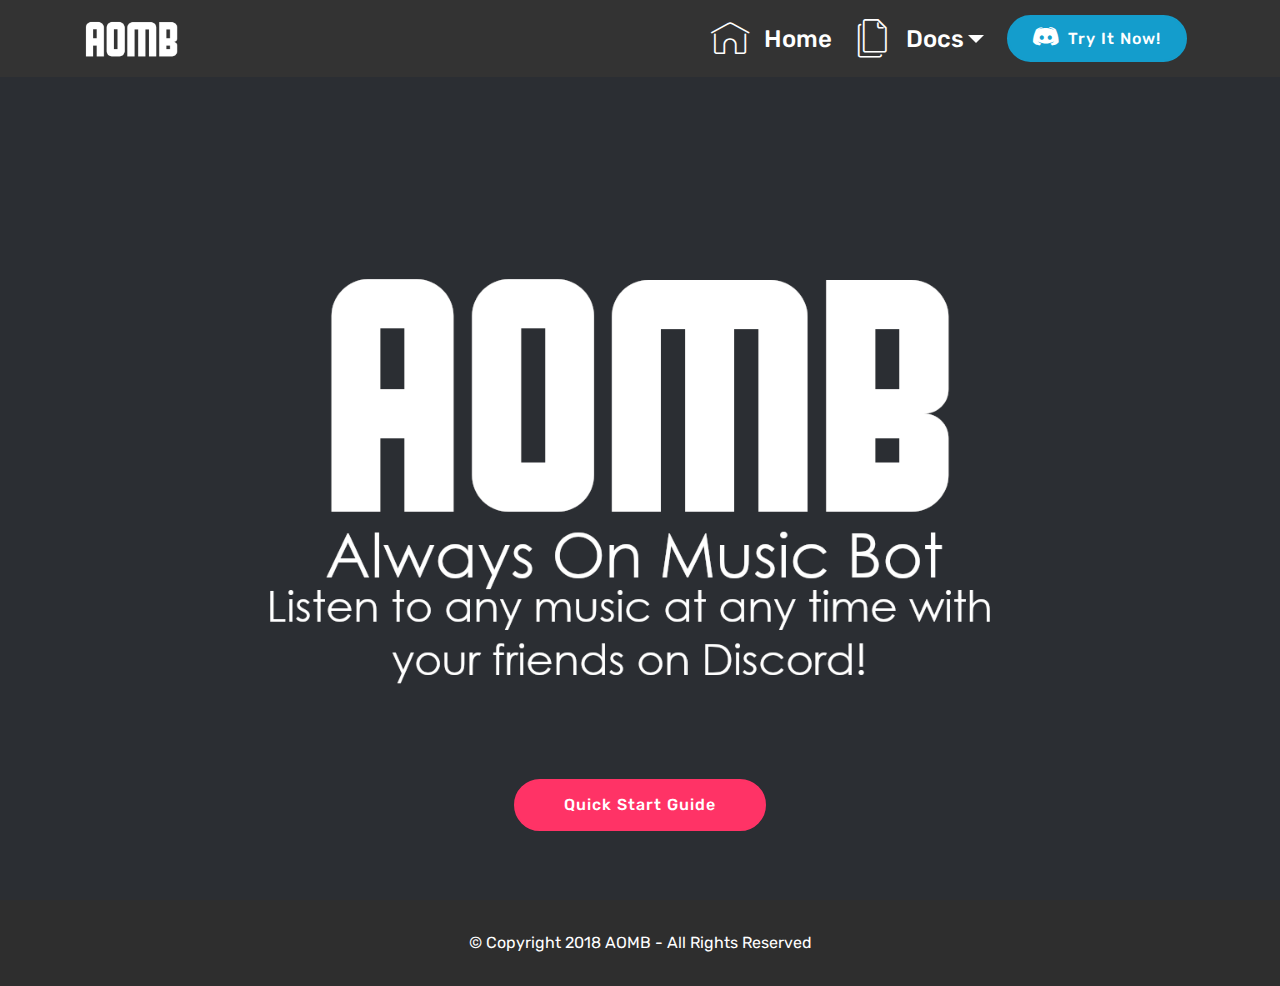
<file: index.html>
<!DOCTYPE html>
<html >
<head>
  <!-- Site made with Mobirise Website Builder v4.8.1, https://mobirise.com -->
  <meta charset="UTF-8">
  <meta http-equiv="X-UA-Compatible" content="IE=edge">
  <meta name="generator" content="Mobirise v4.8.1, mobirise.com">
  <meta name="viewport" content="width=device-width, initial-scale=1, minimum-scale=1">
  <link rel="shortcut icon" href="assets/images/aomb-logo-2-164x96.png" type="image/x-icon">
  <meta name="description" content="">
  <title>Home</title>
  <link rel="stylesheet" href="assets/web/assets/mobirise-icons/mobirise-icons.css">
  <link rel="stylesheet" href="assets/tether/tether.min.css">
  <link rel="stylesheet" href="assets/bootstrap/css/bootstrap.min.css">
  <link rel="stylesheet" href="assets/bootstrap/css/bootstrap-grid.min.css">
  <link rel="stylesheet" href="assets/bootstrap/css/bootstrap-reboot.min.css">
  <link rel="stylesheet" href="assets/socicon/css/styles.css">
  <link rel="stylesheet" href="assets/dropdown/css/style.css">
  <link rel="stylesheet" href="assets/theme/css/style.css">
  <link rel="stylesheet" href="assets/mobirise/css/mbr-additional.css" type="text/css">
  
  
  
</head>
<body>
  <section class="menu cid-r2k57LY8IF" once="menu" id="menu1-6">

    

    <nav class="navbar navbar-expand beta-menu navbar-dropdown align-items-center navbar-fixed-top navbar-toggleable-sm">
        <button class="navbar-toggler navbar-toggler-right" type="button" data-toggle="collapse" data-target="#navbarSupportedContent" aria-controls="navbarSupportedContent" aria-expanded="false" aria-label="Toggle navigation">
            <div class="hamburger">
                <span></span>
                <span></span>
                <span></span>
                <span></span>
            </div>
        </button>
        <div class="menu-logo">
            <div class="navbar-brand">
                <span class="navbar-logo">
                    <a href="index.html">
                         <img src="assets/images/aomb-logo-2-164x96.png" alt="" title="" style="height: 3.8rem;">
                    </a>
                </span>
                <span class="navbar-caption-wrap"><a class="navbar-caption text-white display-5" href="index.html"><br><br></a></span>
            </div>
        </div>
        <div class="collapse navbar-collapse" id="navbarSupportedContent">
            <ul class="navbar-nav nav-dropdown" data-app-modern-menu="true"><li class="nav-item"><a class="nav-link link text-white display-5" href="index.html"><span class="mbri-home mbr-iconfont mbr-iconfont-btn"></span>Home</a></li><li class="nav-item dropdown open"><a class="nav-link link text-white dropdown-toggle display-5" href="https://mobirise.com" data-toggle="dropdown-submenu" aria-expanded="true"><span class="mbri-pages mbr-iconfont mbr-iconfont-btn"></span>Docs</a><div class="dropdown-menu"><a class="text-white dropdown-item display-5" href="docs.html#slider1-b"><span class="mbri-like mbr-iconfont mbr-iconfont-btn"></span>Quick Start Guide</a><a class="text-white dropdown-item display-5" href="docs.html#content4-d"><span class="mbri-align-left mbr-iconfont mbr-iconfont-btn"></span>Commands &nbsp; &nbsp; &nbsp; &nbsp; &nbsp; &nbsp; &nbsp;</a></div></li></ul>
            <div class="navbar-buttons mbr-section-btn"><a class="btn btn-sm btn-primary display-4" href="https://discordapp.com/oauth2/authorize?&client_id=484296821657567233&scope=bot&permissions=36957184" target="_blank"><span class="socicon socicon-discord mbr-iconfont mbr-iconfont-btn"></span>
                    
                    Try It Now!
                </a></div>
        </div>
    </nav>
</section>

<section class="engine"><a href="https://mobiri.se/i">site creation software</a></section><section class="cid-r2kzRnaxYi mbr-fullscreen mbr-parallax-background" id="header2-f">

    

    

    <div class="container align-center">
        <div class="row justify-content-md-center">
            <div class="mbr-white col-md-10">
                
                <h3 class="mbr-section-subtitle align-center mbr-light pb-3 mbr-fonts-style display-2"><br><br><br><br><br><br><br><br><br><br><br></h3>
                
                <div class="mbr-section-btn"><a class="btn btn-md btn-secondary display-4" href="docs.html#slider1-b">Quick Start Guide</a></div>
            </div>
        </div>
    </div>
    
</section>

<section once="" class="cid-r2kCWOrCLb" id="footer6-h">

    

    

    <div class="container">
        <div class="media-container-row align-center mbr-white">
            <div class="col-12">
                <p class="mbr-text mb-0 mbr-fonts-style display-7">
                    © Copyright 2018 AOMB - All Rights Reserved
                </p>
            </div>
        </div>
    </div>
</section>


  <script src="assets/web/assets/jquery/jquery.min.js"></script>
  <script src="assets/popper/popper.min.js"></script>
  <script src="assets/tether/tether.min.js"></script>
  <script src="assets/bootstrap/js/bootstrap.min.js"></script>
  <script src="assets/dropdown/js/script.min.js"></script>
  <script src="assets/touchswipe/jquery.touch-swipe.min.js"></script>
  <script src="assets/parallax/jarallax.min.js"></script>
  <script src="assets/smoothscroll/smooth-scroll.js"></script>
  <script src="assets/theme/js/script.js"></script>
  
  
</body>
</html>
</file>
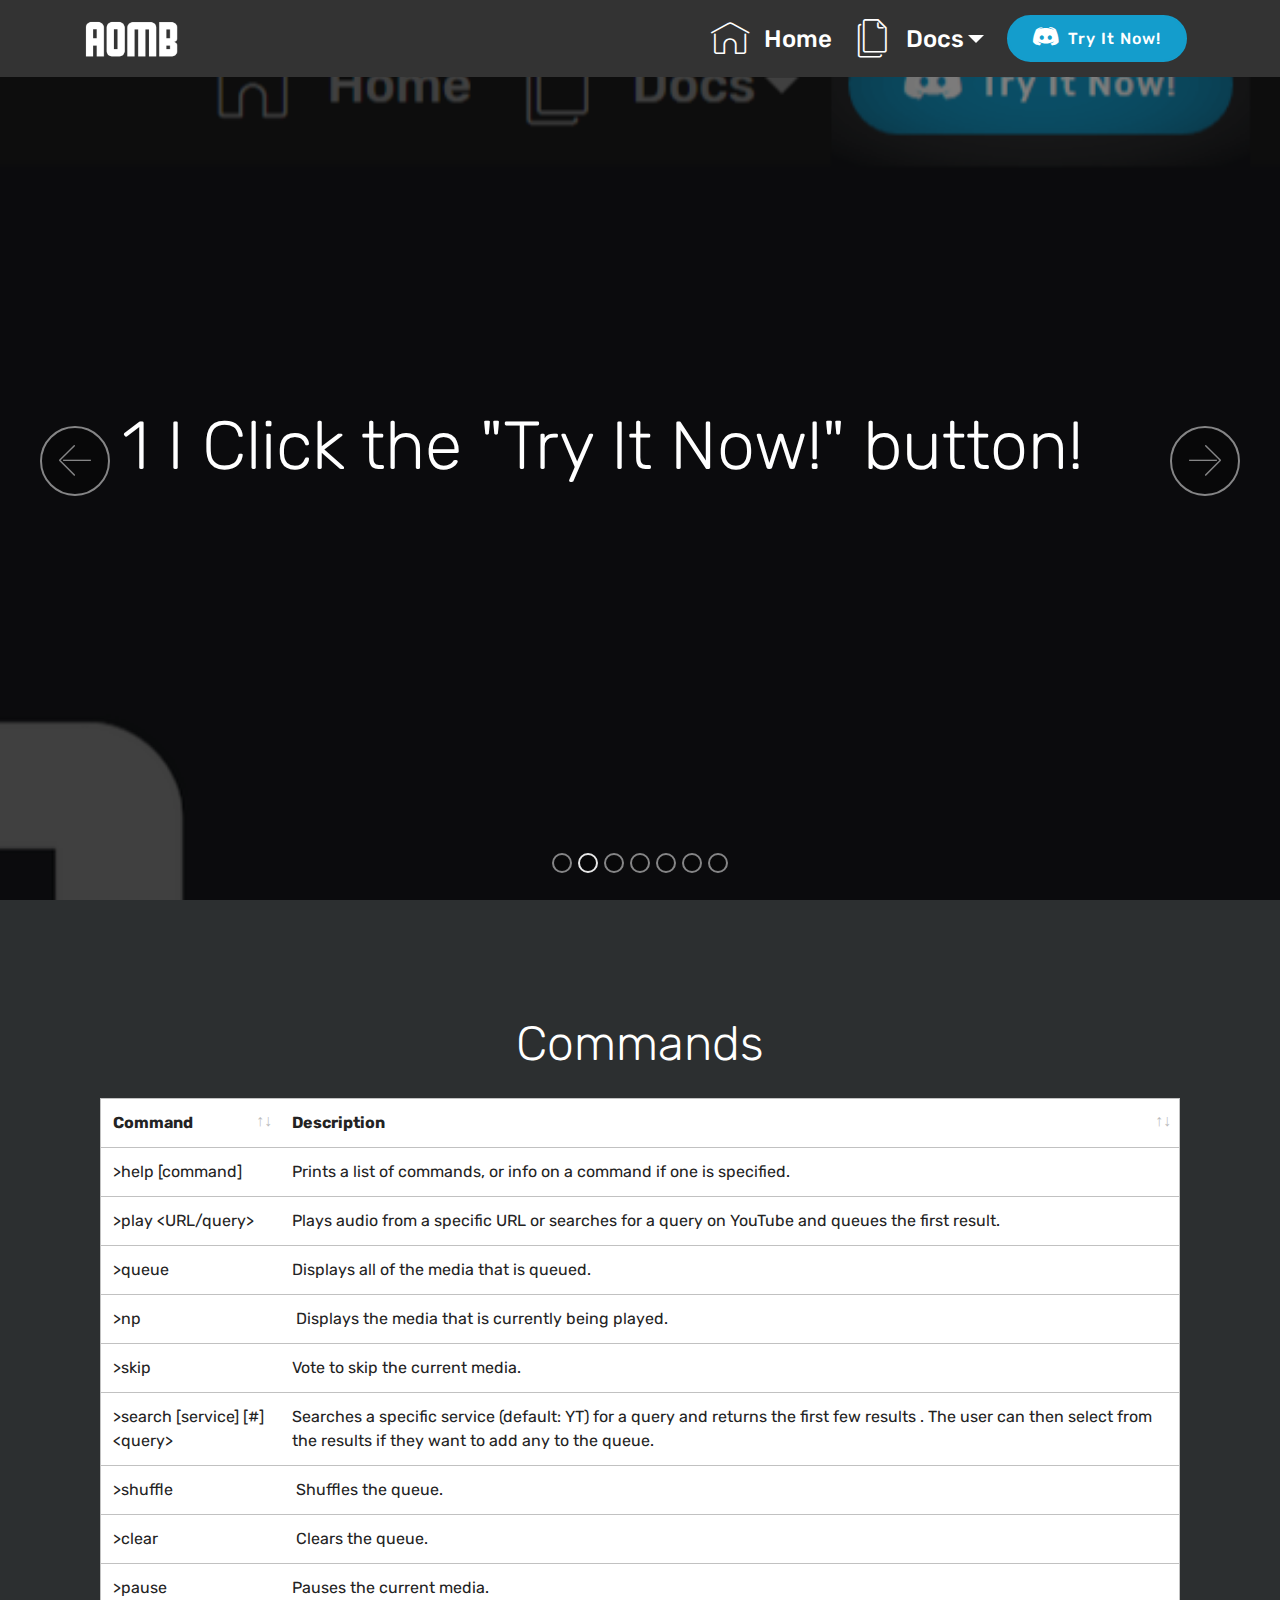
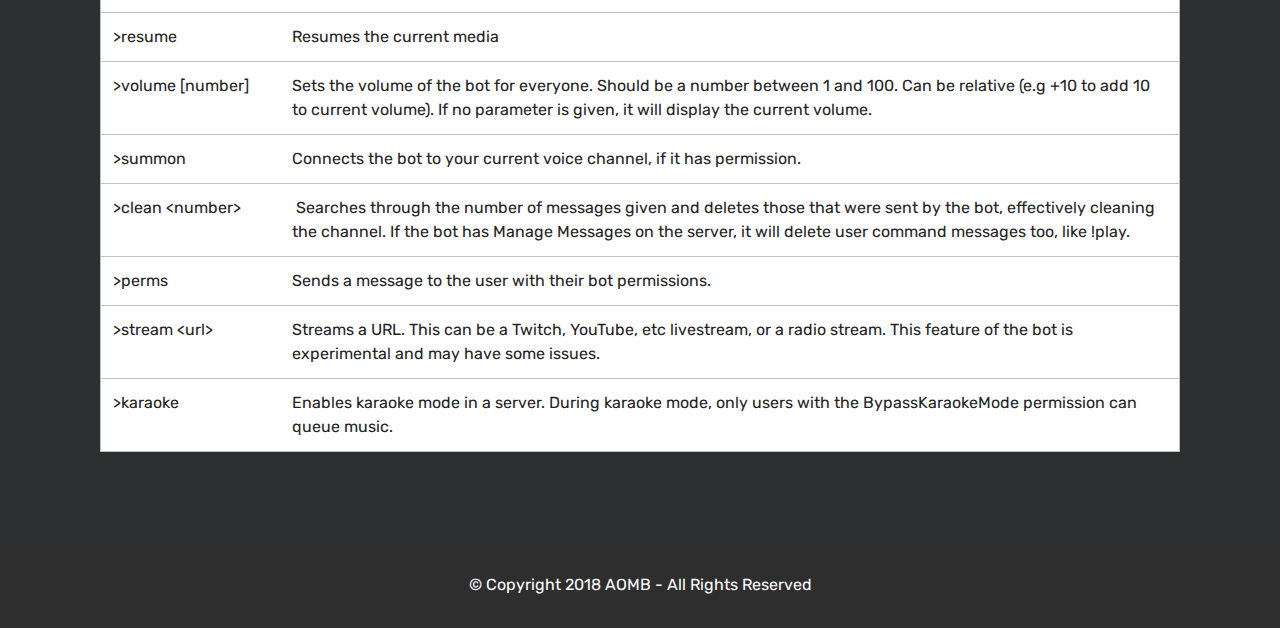
<file: docs.html>
<!DOCTYPE html>
<html >
<head>
  <!-- Site made with Mobirise Website Builder v4.8.1, https://mobirise.com -->
  <meta charset="UTF-8">
  <meta http-equiv="X-UA-Compatible" content="IE=edge">
  <meta name="generator" content="Mobirise v4.8.1, mobirise.com">
  <meta name="viewport" content="width=device-width, initial-scale=1, minimum-scale=1">
  <link rel="shortcut icon" href="assets/images/aomb-logo-2-164x96.png" type="image/x-icon">
  <meta name="description" content="">
  <title>Docs</title>
  <link rel="stylesheet" href="assets/web/assets/mobirise-icons/mobirise-icons.css">
  <link rel="stylesheet" href="assets/tether/tether.min.css">
  <link rel="stylesheet" href="assets/bootstrap/css/bootstrap.min.css">
  <link rel="stylesheet" href="assets/bootstrap/css/bootstrap-grid.min.css">
  <link rel="stylesheet" href="assets/bootstrap/css/bootstrap-reboot.min.css">
  <link rel="stylesheet" href="assets/socicon/css/styles.css">
  <link rel="stylesheet" href="assets/datatables/data-tables.bootstrap4.min.css">
  <link rel="stylesheet" href="assets/dropdown/css/style.css">
  <link rel="stylesheet" href="assets/theme/css/style.css">
  <link rel="stylesheet" href="assets/mobirise/css/mbr-additional.css" type="text/css">
  
  
  
</head>
<body>
  <section class="menu cid-r2k57LY8IF" once="menu" id="menu1-8">

    

    <nav class="navbar navbar-expand beta-menu navbar-dropdown align-items-center navbar-fixed-top navbar-toggleable-sm">
        <button class="navbar-toggler navbar-toggler-right" type="button" data-toggle="collapse" data-target="#navbarSupportedContent" aria-controls="navbarSupportedContent" aria-expanded="false" aria-label="Toggle navigation">
            <div class="hamburger">
                <span></span>
                <span></span>
                <span></span>
                <span></span>
            </div>
        </button>
        <div class="menu-logo">
            <div class="navbar-brand">
                <span class="navbar-logo">
                    <a href="index.html">
                         <img src="assets/images/aomb-logo-2-164x96.png" alt="" title="" style="height: 3.8rem;">
                    </a>
                </span>
                <span class="navbar-caption-wrap"><a class="navbar-caption text-white display-5" href="index.html"><br><br></a></span>
            </div>
        </div>
        <div class="collapse navbar-collapse" id="navbarSupportedContent">
            <ul class="navbar-nav nav-dropdown" data-app-modern-menu="true"><li class="nav-item"><a class="nav-link link text-white display-5" href="index.html"><span class="mbri-home mbr-iconfont mbr-iconfont-btn"></span>Home</a></li><li class="nav-item dropdown open"><a class="nav-link link text-white dropdown-toggle display-5" href="https://mobirise.com" data-toggle="dropdown-submenu" aria-expanded="true"><span class="mbri-pages mbr-iconfont mbr-iconfont-btn"></span>Docs</a><div class="dropdown-menu"><a class="text-white dropdown-item display-5" href="docs.html#slider1-b"><span class="mbri-like mbr-iconfont mbr-iconfont-btn"></span>Quick Start Guide</a><a class="text-white dropdown-item display-5" href="docs.html#content4-d"><span class="mbri-align-left mbr-iconfont mbr-iconfont-btn"></span>Commands &nbsp; &nbsp; &nbsp; &nbsp; &nbsp; &nbsp; &nbsp;</a></div></li></ul>
            <div class="navbar-buttons mbr-section-btn"><a class="btn btn-sm btn-primary display-4" href="https://discordapp.com/oauth2/authorize?&client_id=484296821657567233&scope=bot&permissions=36957184" target="_blank"><span class="socicon socicon-discord mbr-iconfont mbr-iconfont-btn"></span>
                    
                    Try It Now!
                </a></div>
        </div>
    </nav>
</section>

<section class="engine"><a href="https://mobiri.se/y">free html site templates</a></section><section class="carousel slide cid-r2kidOQEiy" data-interval="false" id="slider1-b">

    

    <div class="full-screen"><div class="mbr-slider slide carousel" data-pause="true" data-keyboard="false" data-ride="false" data-interval="false"><ol class="carousel-indicators"><li data-app-prevent-settings="" data-target="#slider1-b" data-slide-to="0"></li><li data-app-prevent-settings="" data-target="#slider1-b" class=" active" data-slide-to="1"></li><li data-app-prevent-settings="" data-target="#slider1-b" data-slide-to="2"></li><li data-app-prevent-settings="" data-target="#slider1-b" data-slide-to="3"></li><li data-app-prevent-settings="" data-target="#slider1-b" data-slide-to="4"></li><li data-app-prevent-settings="" data-target="#slider1-b" data-slide-to="5"></li><li data-app-prevent-settings="" data-target="#slider1-b" data-slide-to="6"></li></ol><div class="carousel-inner" role="listbox"><div class="carousel-item slider-fullscreen-image" data-bg-video-slide="false" style="background-image: url(assets/images/aomb-1920x1080.png);"><div class="container container-slide"><div class="image_wrapper"><div class="mbr-overlay" style="background-color: rgb(0, 0, 0);"></div><img src="assets/images/aomb-1920x1080.png"><div class="carousel-caption justify-content-center"><div class="col-10 align-center"><h2 class="mbr-fonts-style display-1">Quick Start Guide</h2></div></div></div></div></div><div class="carousel-item slider-fullscreen-image active" data-bg-video-slide="false" style="background-image: url(assets/images/aomb-try-it-now-1920x1080.png);"><div class="container container-slide"><div class="image_wrapper"><div class="mbr-overlay" style="background-color: rgb(0, 0, 0);"></div><img src="assets/images/aomb-try-it-now-1920x1080.png"><div class="carousel-caption justify-content-center"><div class="col-10 align-left"><h2 class="mbr-fonts-style display-1">1 I Click the "Try It Now!" button!</h2></div></div></div></div></div><div class="carousel-item slider-fullscreen-image" data-bg-video-slide="false" style="background-image: url(assets/images/aomb-quick-start-server-choose-1920x1080.png);"><div class="container container-slide"><div class="image_wrapper"><div class="mbr-overlay"></div><img src="assets/images/aomb-quick-start-server-choose-1920x1080.png"><div class="carousel-caption justify-content-center"><div class="col-10 align-right"><h2 class="mbr-fonts-style display-1">2 I Choose your server!</h2><p class="lead mbr-text mbr-fonts-style display-5"></p></div></div></div></div></div><div class="carousel-item slider-fullscreen-image" data-bg-video-slide="false" style="background-image: url(assets/images/aomb-quick-start-premissions-1920x1080.png);"><div class="container container-slide"><div class="image_wrapper"><div class="mbr-overlay"></div><img src="assets/images/aomb-quick-start-premissions-1920x1080.png"><div class="carousel-caption justify-content-center"><div class="col-10 align-right"><h2 class="mbr-fonts-style display-1">3 I Choose bot permissions!</h2></div></div></div></div></div><div class="carousel-item slider-fullscreen-image" data-bg-video-slide="false" style="background-image: url(assets/images/aomb-quick-start-connect-1920x1080.png);"><div class="container container-slide"><div class="image_wrapper"><div class="mbr-overlay"></div><img src="assets/images/aomb-quick-start-connect-1920x1080.png"><div class="carousel-caption justify-content-center"><div class="col-10 align-right"><h2 class="mbr-fonts-style display-1">4 I Click the "Authorize" button!</h2></div></div></div></div></div><div class="carousel-item slider-fullscreen-image" data-bg-video-slide="false" style="background-image: url(assets/images/screenshot-19-1920x1080.png);"><div class="container container-slide"><div class="image_wrapper"><div class="mbr-overlay"></div><img src="assets/images/screenshot-19-1920x1080.png"><div class="carousel-caption justify-content-center"><div class="col-10 align-right"><h2 class="mbr-fonts-style display-1">5 I Check the reCAPTCHA!</h2></div></div></div></div></div><div class="carousel-item slider-fullscreen-image" data-bg-video-slide="false" style="background-image: url(assets/images/aomb-quick-start-1853x1061.png);"><div class="container container-slide"><div class="image_wrapper"><div class="mbr-overlay"></div><img src="assets/images/aomb-quick-start-1853x1061.png"><div class="carousel-caption justify-content-center"><div class="col-10 align-right"><h2 class="mbr-fonts-style display-1">6 I Start using AOMB and enjoy music!</h2></div></div></div></div></div></div><a data-app-prevent-settings="" class="carousel-control carousel-control-prev" role="button" data-slide="prev" href="#slider1-b"><span aria-hidden="true" class="mbri-left mbr-iconfont"></span><span class="sr-only">Previous</span></a><a data-app-prevent-settings="" class="carousel-control carousel-control-next" role="button" data-slide="next" href="#slider1-b"><span aria-hidden="true" class="mbri-right mbr-iconfont"></span><span class="sr-only">Next</span></a></div></div>

</section>

<section class="mbr-section content4 cid-r2kxcSwFdn" id="content4-d">

    

    <div class="container">
        <div class="media-container-row">
            <div class="title col-12 col-md-8">
                <h2 class="align-center pb-3 mbr-fonts-style display-2">
                    Commands</h2>
                
                
            </div>
        </div>
    </div>
</section>

<section class="section-table cid-r2kd77LaZp" id="table1-9">

  
  
  <div class="container container-table">
      
      
      <div class="table-wrapper">
        <div class="container">
          
        </div>

        <div class="container scroll">
          <table class="table" cellspacing="0">
            <thead>
              <tr class="table-heads ">
                  
                  
                  
                  
              <th class="head-item mbr-fonts-style display-7">
                      Command</th><th class="head-item mbr-fonts-style display-7">Description</th></tr>
            </thead>

            <tbody>
              
              
              
              
            <tr> 
                
                
                
                
              <td class="body-item mbr-fonts-style display-7">&gt;help [command]</td><td class="body-item mbr-fonts-style display-7">Prints a list of commands, or info on a command if one is specified.</td></tr><tr>
                
                
                
                
              <td class="body-item mbr-fonts-style display-7">&gt;play &lt;URL/query&gt;</td><td class="body-item mbr-fonts-style display-7">Plays audio from a specific URL or searches for a query on YouTube and queues the first result.</td></tr><tr>
                
                
                
                
              <td class="body-item mbr-fonts-style display-7">&gt;queue</td><td class="body-item mbr-fonts-style display-7">Displays all of the media that is queued.</td></tr><tr>
                
                
                
                
              <td class="body-item mbr-fonts-style display-7">&gt;np</td><td class="body-item mbr-fonts-style display-7">&nbsp;Displays the media that is currently being played.</td></tr><tr>
                
                
                
                
              <td class="body-item mbr-fonts-style display-7">&gt;skip</td><td class="body-item mbr-fonts-style display-7">Vote to skip the current media.&nbsp;</td></tr><tr>
                
                
                
                
              <td class="body-item mbr-fonts-style display-7">&gt;search [service] [#] &lt;query&gt;</td><td class="body-item mbr-fonts-style display-7">Searches a specific service (default: YT) for a query and returns the first few results . The user can then select from the results if they want to add any to the queue.</td></tr><tr>
                
                
                
                
              <td class="body-item mbr-fonts-style display-7">&gt;shuffle</td><td class="body-item mbr-fonts-style display-7">&nbsp;Shuffles the queue.</td></tr><tr>
                
                
                
                
              <td class="body-item mbr-fonts-style display-7">&gt;clear</td><td class="body-item mbr-fonts-style display-7">&nbsp;Clears the queue.</td></tr><tr>
                
                
                
                
              <td class="body-item mbr-fonts-style display-7">&gt;pause</td><td class="body-item mbr-fonts-style display-7">Pauses the current media.</td></tr><tr>
                
                
                
                
              <td class="body-item mbr-fonts-style display-7">&gt;resume</td><td class="body-item mbr-fonts-style display-7">Resumes the current media</td></tr><tr>
                
                
                
                
              <td class="body-item mbr-fonts-style display-7">&gt;volume [number]</td><td class="body-item mbr-fonts-style display-7">Sets the volume of the bot for everyone. Should be a number between 1 and 100. Can be relative (e.g +10 to add 10 to current volume). If no parameter is given, it will display the current volume.</td></tr><tr>
                
                
                
                
              <td class="body-item mbr-fonts-style display-7">&gt;summon</td><td class="body-item mbr-fonts-style display-7">Connects the bot to your current voice channel, if it has permission.</td></tr><tr>
                
                
                
                
              <td class="body-item mbr-fonts-style display-7">&gt;clean &lt;number&gt;</td><td class="body-item mbr-fonts-style display-7">&nbsp;Searches through the number of messages given and deletes those that were sent by the bot, effectively cleaning the channel. If the bot has Manage Messages on the server, it will delete user command messages too, like !play.</td></tr><tr>
                
                
                
                
              <td class="body-item mbr-fonts-style display-7">&gt;perms</td><td class="body-item mbr-fonts-style display-7">Sends a message to the user with their bot permissions.</td></tr><tr>
                
                
                
                
              <td class="body-item mbr-fonts-style display-7">&gt;stream &lt;url&gt;</td><td class="body-item mbr-fonts-style display-7">Streams a URL. This can be a Twitch, YouTube, etc livestream, or a radio stream. This feature of the bot is experimental and may have some issues.</td></tr><tr>
                
                
                
                
              <td class="body-item mbr-fonts-style display-7">&gt;karaoke</td><td class="body-item mbr-fonts-style display-7">Enables karaoke mode in a server. During karaoke mode, only users with the BypassKaraokeMode permission can queue music.</td></tr></tbody>
          </table>
        </div>
        <div class="container table-info-container">
          
        </div>
      </div>
    </div>
</section>

<section once="" class="cid-r2kLcXn597" id="footer6-j">

    

    

    <div class="container">
        <div class="media-container-row align-center mbr-white">
            <div class="col-12">
                <p class="mbr-text mb-0 mbr-fonts-style display-7">
                    © Copyright 2018 AOMB - All Rights Reserved
                </p>
            </div>
        </div>
    </div>
</section>


  <script src="assets/web/assets/jquery/jquery.min.js"></script>
  <script src="assets/popper/popper.min.js"></script>
  <script src="assets/tether/tether.min.js"></script>
  <script src="assets/bootstrap/js/bootstrap.min.js"></script>
  <script src="assets/smoothscroll/smooth-scroll.js"></script>
  <script src="assets/ytplayer/jquery.mb.ytplayer.min.js"></script>
  <script src="assets/datatables/jquery.data-tables.min.js"></script>
  <script src="assets/datatables/data-tables.bootstrap4.min.js"></script>
  <script src="assets/bootstrapcarouselswipe/bootstrap-carousel-swipe.js"></script>
  <script src="assets/dropdown/js/script.min.js"></script>
  <script src="assets/touchswipe/jquery.touch-swipe.min.js"></script>
  <script src="assets/vimeoplayer/jquery.mb.vimeo_player.js"></script>
  <script src="assets/theme/js/script.js"></script>
  <script src="assets/slidervideo/script.js"></script>
  
  
</body>
</html>
</file>
<file: assets/web/assets/mobirise-icons/mobirise-icons.css>
@font-face {
  font-family: 'MobiriseIcons';
  src:  url('mobirise-icons.eot?spat4u');
  src:  url('mobirise-icons.eot?spat4u#iefix') format('embedded-opentype'),
    url('mobirise-icons.ttf?spat4u') format('truetype'),
    url('mobirise-icons.woff?spat4u') format('woff'),
    url('mobirise-icons.svg?spat4u#MobiriseIcons') format('svg');
  font-weight: normal;
  font-style: normal;
}

[class^="mbri-"], [class*=" mbri-"] {
  /* use !important to prevent issues with browser extensions that change fonts */
  font-family: MobiriseIcons !important;
  speak: none;
  font-style: normal;
  font-weight: normal;
  font-variant: normal;
  text-transform: none;
  line-height: 1;

  /* Better Font Rendering =========== */
  -webkit-font-smoothing: antialiased;
  -moz-osx-font-smoothing: grayscale;
}

.mbri-add-submenu:before {
  content: "\e900";
}
.mbri-alert:before {
  content: "\e901";
}
.mbri-align-center:before {
  content: "\e902";
}
.mbri-align-justify:before {
  content: "\e903";
}
.mbri-align-left:before {
  content: "\e904";
}
.mbri-align-right:before {
  content: "\e905";
}
.mbri-android:before {
  content: "\e906";
}
.mbri-apple:before {
  content: "\e907";
}
.mbri-arrow-down:before {
  content: "\e908";
}
.mbri-arrow-next:before {
  content: "\e909";
}
.mbri-arrow-prev:before {
  content: "\e90a";
}
.mbri-arrow-up:before {
  content: "\e90b";
}
.mbri-bold:before {
  content: "\e90c";
}
.mbri-bookmark:before {
  content: "\e90d";
}
.mbri-bootstrap:before {
  content: "\e90e";
}
.mbri-briefcase:before {
  content: "\e90f";
}
.mbri-browse:before {
  content: "\e910";
}
.mbri-bulleted-list:before {
  content: "\e911";
}
.mbri-calendar:before {
  content: "\e912";
}
.mbri-camera:before {
  content: "\e913";
}
.mbri-cart-add:before {
  content: "\e914";
}
.mbri-cart-full:before {
  content: "\e915";
}
.mbri-cash:before {
  content: "\e916";
}
.mbri-change-style:before {
  content: "\e917";
}
.mbri-chat:before {
  content: "\e918";
}
.mbri-clock:before {
  content: "\e919";
}
.mbri-close:before {
  content: "\e91a";
}
.mbri-cloud:before {
  content: "\e91b";
}
.mbri-code:before {
  content: "\e91c";
}
.mbri-contact-form:before {
  content: "\e91d";
}
.mbri-credit-card:before {
  content: "\e91e";
}
.mbri-cursor-click:before {
  content: "\e91f";
}
.mbri-cust-feedback:before {
  content: "\e920";
}
.mbri-database:before {
  content: "\e921";
}
.mbri-delivery:before {
  content: "\e922";
}
.mbri-desktop:before {
  content: "\e923";
}
.mbri-devices:before {
  content: "\e924";
}
.mbri-down:before {
  content: "\e925";
}
.mbri-download:before {
  content: "\e989";
}
.mbri-drag-n-drop:before {
  content: "\e927";
}
.mbri-drag-n-drop2:before {
  content: "\e928";
}
.mbri-edit:before {
  content: "\e929";
}
.mbri-edit2:before {
  content: "\e92a";
}
.mbri-error:before {
  content: "\e92b";
}
.mbri-extension:before {
  content: "\e92c";
}
.mbri-features:before {
  content: "\e92d";
}
.mbri-file:before {
  content: "\e92e";
}
.mbri-flag:before {
  content: "\e92f";
}
.mbri-folder:before {
  content: "\e930";
}
.mbri-gift:before {
  content: "\e931";
}
.mbri-github:before {
  content: "\e932";
}
.mbri-globe:before {
  content: "\e933";
}
.mbri-globe-2:before {
  content: "\e934";
}
.mbri-growing-chart:before {
  content: "\e935";
}
.mbri-hearth:before {
  content: "\e936";
}
.mbri-help:before {
  content: "\e937";
}
.mbri-home:before {
  content: "\e938";
}
.mbri-hot-cup:before {
  content: "\e939";
}
.mbri-idea:before {
  content: "\e93a";
}
.mbri-image-gallery:before {
  content: "\e93b";
}
.mbri-image-slider:before {
  content: "\e93c";
}
.mbri-info:before {
  content: "\e93d";
}
.mbri-italic:before {
  content: "\e93e";
}
.mbri-key:before {
  content: "\e93f";
}
.mbri-laptop:before {
  content: "\e940";
}
.mbri-layers:before {
  content: "\e941";
}
.mbri-left-right:before {
  content: "\e942";
}
.mbri-left:before {
  content: "\e943";
}
.mbri-letter:before {
  content: "\e944";
}
.mbri-like:before {
  content: "\e945";
}
.mbri-link:before {
  content: "\e946";
}
.mbri-lock:before {
  content: "\e947";
}
.mbri-login:before {
  content: "\e948";
}
.mbri-logout:before {
  content: "\e949";
}
.mbri-magic-stick:before {
  content: "\e94a";
}
.mbri-map-pin:before {
  content: "\e94b";
}
.mbri-menu:before {
  content: "\e94c";
}
.mbri-mobile:before {
  content: "\e94d";
}
.mbri-mobile2:before {
  content: "\e94e";
}
.mbri-mobirise:before {
  content: "\e94f";
}
.mbri-more-horizontal:before {
  content: "\e950";
}
.mbri-more-vertical:before {
  content: "\e951";
}
.mbri-music:before {
  content: "\e952";
}
.mbri-new-file:before {
  content: "\e953";
}
.mbri-numbered-list:before {
  content: "\e954";
}
.mbri-opened-folder:before {
  content: "\e955";
}
.mbri-pages:before {
  content: "\e956";
}
.mbri-paper-plane:before {
  content: "\e957";
}
.mbri-paperclip:before {
  content: "\e958";
}
.mbri-photo:before {
  content: "\e959";
}
.mbri-photos:before {
  content: "\e95a";
}
.mbri-pin:before {
  content: "\e95b";
}
.mbri-play:before {
  content: "\e95c";
}
.mbri-plus:before {
  content: "\e95d";
}
.mbri-preview:before {
  content: "\e95e";
}
.mbri-print:before {
  content: "\e95f";
}
.mbri-protect:before {
  content: "\e960";
}
.mbri-question:before {
  content: "\e961";
}
.mbri-quote-left:before {
  content: "\e962";
}
.mbri-quote-right:before {
  content: "\e963";
}
.mbri-refresh:before {
  content: "\e964";
}
.mbri-responsive:before {
  content: "\e965";
}
.mbri-right:before {
  content: "\e966";
}
.mbri-rocket:before {
  content: "\e967";
}
.mbri-sad-face:before {
  content: "\e968";
}
.mbri-sale:before {
  content: "\e969";
}
.mbri-save:before {
  content: "\e96a";
}
.mbri-search:before {
  content: "\e96b";
}
.mbri-setting:before {
  content: "\e96c";
}
.mbri-setting2:before {
  content: "\e96d";
}
.mbri-setting3:before {
  content: "\e96e";
}
.mbri-share:before {
  content: "\e96f";
}
.mbri-shopping-bag:before {
  content: "\e970";
}
.mbri-shopping-basket:before {
  content: "\e971";
}
.mbri-shopping-cart:before {
  content: "\e972";
}
.mbri-sites:before {
  content: "\e973";
}
.mbri-smile-face:before {
  content: "\e974";
}
.mbri-speed:before {
  content: "\e975";
}
.mbri-star:before {
  content: "\e976";
}
.mbri-success:before {
  content: "\e977";
}
.mbri-sun:before {
  content: "\e978";
}
.mbri-sun2:before {
  content: "\e979";
}
.mbri-tablet:before {
  content: "\e97a";
}
.mbri-tablet-vertical:before {
  content: "\e97b";
}
.mbri-target:before {
  content: "\e97c";
}
.mbri-timer:before {
  content: "\e97d";
}
.mbri-to-ftp:before {
  content: "\e97e";
}
.mbri-to-local-drive:before {
  content: "\e97f";
}
.mbri-touch-swipe:before {
  content: "\e980";
}
.mbri-touch:before {
  content: "\e981";
}
.mbri-trash:before {
  content: "\e982";
}
.mbri-underline:before {
  content: "\e983";
}
.mbri-unlink:before {
  content: "\e984";
}
.mbri-unlock:before {
  content: "\e985";
}
.mbri-up-down:before {
  content: "\e986";
}
.mbri-up:before {
  content: "\e987";
}
.mbri-update:before {
  content: "\e988";
}
.mbri-upload:before {
 content: "\e926"; 
}
.mbri-user:before {
  content: "\e98a";
}
.mbri-user2:before {
  content: "\e98b";
}
.mbri-users:before {
  content: "\e98c";
}
.mbri-video:before {
  content: "\e98d";
}
.mbri-video-play:before {
  content: "\e98e";
}
.mbri-watch:before {
  content: "\e98f";
}
.mbri-website-theme:before {
  content: "\e990";
}
.mbri-wifi:before {
  content: "\e991";
}
.mbri-windows:before {
  content: "\e992";
}
.mbri-zoom-out:before {
  content: "\e993";
}
.mbri-redo:before {
  content: "\e994";
}
.mbri-undo:before {
  content: "\e995";
}
</file>
<file: assets/socicon/css/styles.css>
@charset "UTF-8";

@font-face {
  font-family: "socicon";
  src:url("../fonts/socicon.eot");
  src:url("../fonts/socicon.eot?#iefix") format("embedded-opentype"),
    url("../fonts/socicon.woff") format("woff"),
    url("../fonts/socicon.ttf") format("truetype"),
    url("../fonts/socicon.svg#socicon") format("svg");
  font-weight: normal;
  font-style: normal;

}

[data-icon]:before {
  font-family: "socicon" !important;
  content: attr(data-icon);
  font-style: normal !important;
  font-weight: normal !important;
  font-variant: normal !important;
  text-transform: none !important;
  speak: none;
  line-height: 1;
  -webkit-font-smoothing: antialiased;
  -moz-osx-font-smoothing: grayscale;
}

[class^="socicon-"]:before,
[class*=" socicon-"]:before {
  font-family: "socicon" !important;
  font-style: normal !important;
  font-weight: normal !important;
  font-variant: normal !important;
  text-transform: none !important;
  speak: none;
  line-height: 1;
  -webkit-font-smoothing: antialiased;
  -moz-osx-font-smoothing: grayscale;
}

.socicon-modelmayhem:before {
  content: "\e000";
}
.socicon-mixcloud:before {
  content: "\e001";
}
.socicon-drupal:before {
  content: "\e002";
}
.socicon-swarm:before {
  content: "\e003";
}
.socicon-istock:before {
  content: "\e004";
}
.socicon-yammer:before {
  content: "\e005";
}
.socicon-ello:before {
  content: "\e006";
}
.socicon-stackoverflow:before {
  content: "\e007";
}
.socicon-persona:before {
  content: "\e008";
}
.socicon-triplej:before {
  content: "\e009";
}
.socicon-houzz:before {
  content: "\e00a";
}
.socicon-rss:before {
  content: "\e00b";
}
.socicon-paypal:before {
  content: "\e00c";
}
.socicon-odnoklassniki:before {
  content: "\e00d";
}
.socicon-airbnb:before {
  content: "\e00e";
}
.socicon-periscope:before {
  content: "\e00f";
}
.socicon-outlook:before {
  content: "\e010";
}
.socicon-coderwall:before {
  content: "\e011";
}
.socicon-tripadvisor:before {
  content: "\e012";
}
.socicon-appnet:before {
  content: "\e013";
}
.socicon-goodreads:before {
  content: "\e014";
}
.socicon-tripit:before {
  content: "\e015";
}
.socicon-lanyrd:before {
  content: "\e016";
}
.socicon-slideshare:before {
  content: "\e017";
}
.socicon-buffer:before {
  content: "\e018";
}
.socicon-disqus:before {
  content: "\e019";
}
.socicon-vkontakte:before {
  content: "\e01a";
}
.socicon-whatsapp:before {
  content: "\e01b";
}
.socicon-patreon:before {
  content: "\e01c";
}
.socicon-storehouse:before {
  content: "\e01d";
}
.socicon-pocket:before {
  content: "\e01e";
}
.socicon-mail:before {
  content: "\e01f";
}
.socicon-blogger:before {
  content: "\e020";
}
.socicon-technorati:before {
  content: "\e021";
}
.socicon-reddit:before {
  content: "\e022";
}
.socicon-dribbble:before {
  content: "\e023";
}
.socicon-stumbleupon:before {
  content: "\e024";
}
.socicon-digg:before {
  content: "\e025";
}
.socicon-envato:before {
  content: "\e026";
}
.socicon-behance:before {
  content: "\e027";
}
.socicon-delicious:before {
  content: "\e028";
}
.socicon-deviantart:before {
  content: "\e029";
}
.socicon-forrst:before {
  content: "\e02a";
}
.socicon-play:before {
  content: "\e02b";
}
.socicon-zerply:before {
  content: "\e02c";
}
.socicon-wikipedia:before {
  content: "\e02d";
}
.socicon-apple:before {
  content: "\e02e";
}
.socicon-flattr:before {
  content: "\e02f";
}
.socicon-github:before {
  content: "\e030";
}
.socicon-renren:before {
  content: "\e031";
}
.socicon-friendfeed:before {
  content: "\e032";
}
.socicon-newsvine:before {
  content: "\e033";
}
.socicon-identica:before {
  content: "\e034";
}
.socicon-bebo:before {
  content: "\e035";
}
.socicon-zynga:before {
  content: "\e036";
}
.socicon-steam:before {
  content: "\e037";
}
.socicon-xbox:before {
  content: "\e038";
}
.socicon-windows:before {
  content: "\e039";
}
.socicon-qq:before {
  content: "\e03a";
}
.socicon-douban:before {
  content: "\e03b";
}
.socicon-meetup:before {
  content: "\e03c";
}
.socicon-playstation:before {
  content: "\e03d";
}
.socicon-android:before {
  content: "\e03e";
}
.socicon-snapchat:before {
  content: "\e03f";
}
.socicon-twitter:before {
  content: "\e040";
}
.socicon-facebook:before {
  content: "\e041";
}
.socicon-googleplus:before {
  content: "\e042";
}
.socicon-pinterest:before {
  content: "\e043";
}
.socicon-foursquare:before {
  content: "\e044";
}
.socicon-yahoo:before {
  content: "\e045";
}
.socicon-skype:before {
  content: "\e046";
}
.socicon-yelp:before {
  content: "\e047";
}
.socicon-feedburner:before {
  content: "\e048";
}
.socicon-linkedin:before {
  content: "\e049";
}
.socicon-viadeo:before {
  content: "\e04a";
}
.socicon-xing:before {
  content: "\e04b";
}
.socicon-myspace:before {
  content: "\e04c";
}
.socicon-soundcloud:before {
  content: "\e04d";
}
.socicon-spotify:before {
  content: "\e04e";
}
.socicon-grooveshark:before {
  content: "\e04f";
}
.socicon-lastfm:before {
  content: "\e050";
}
.socicon-youtube:before {
  content: "\e051";
}
.socicon-vimeo:before {
  content: "\e052";
}
.socicon-dailymotion:before {
  content: "\e053";
}
.socicon-vine:before {
  content: "\e054";
}
.socicon-flickr:before {
  content: "\e055";
}
.socicon-500px:before {
  content: "\e056";
}
.socicon-wordpress:before {
  content: "\e058";
}
.socicon-tumblr:before {
  content: "\e059";
}
.socicon-twitch:before {
  content: "\e05a";
}
.socicon-8tracks:before {
  content: "\e05b";
}
.socicon-amazon:before {
  content: "\e05c";
}
.socicon-icq:before {
  content: "\e05d";
}
.socicon-smugmug:before {
  content: "\e05e";
}
.socicon-ravelry:before {
  content: "\e05f";
}
.socicon-weibo:before {
  content: "\e060";
}
.socicon-baidu:before {
  content: "\e061";
}
.socicon-angellist:before {
  content: "\e062";
}
.socicon-ebay:before {
  content: "\e063";
}
.socicon-imdb:before {
  content: "\e064";
}
.socicon-stayfriends:before {
  content: "\e065";
}
.socicon-residentadvisor:before {
  content: "\e066";
}
.socicon-google:before {
  content: "\e067";
}
.socicon-yandex:before {
  content: "\e068";
}
.socicon-sharethis:before {
  content: "\e069";
}
.socicon-bandcamp:before {
  content: "\e06a";
}
.socicon-itunes:before {
  content: "\e06b";
}
.socicon-deezer:before {
  content: "\e06c";
}
.socicon-telegram:before {
  content: "\e06e";
}
.socicon-openid:before {
  content: "\e06f";
}
.socicon-amplement:before {
  content: "\e070";
}
.socicon-viber:before {
  content: "\e071";
}
.socicon-zomato:before {
  content: "\e072";
}
.socicon-draugiem:before {
  content: "\e074";
}
.socicon-endomodo:before {
  content: "\e075";
}
.socicon-filmweb:before {
  content: "\e076";
}
.socicon-stackexchange:before {
  content: "\e077";
}
.socicon-wykop:before {
  content: "\e078";
}
.socicon-teamspeak:before {
  content: "\e079";
}
.socicon-teamviewer:before {
  content: "\e07a";
}
.socicon-ventrilo:before {
  content: "\e07b";
}
.socicon-younow:before {
  content: "\e07c";
}
.socicon-raidcall:before {
  content: "\e07d";
}
.socicon-mumble:before {
  content: "\e07e";
}
.socicon-medium:before {
  content: "\e06d";
}
.socicon-bebee:before {
  content: "\e07f";
}
.socicon-hitbox:before {
  content: "\e080";
}
.socicon-reverbnation:before {
  content: "\e081";
}
.socicon-formulr:before {
  content: "\e082";
}
.socicon-instagram:before {
  content: "\e057";
}
.socicon-battlenet:before {
  content: "\e083";
}
.socicon-chrome:before {
  content: "\e084";
}
.socicon-discord:before {
  content: "\e086";
}
.socicon-issuu:before {
  content: "\e087";
}
.socicon-macos:before {
  content: "\e088";
}
.socicon-firefox:before {
  content: "\e089";
}
.socicon-opera:before {
  content: "\e08d";
}
.socicon-keybase:before {
  content: "\e090";
}
.socicon-alliance:before {
  content: "\e091";
}
.socicon-livejournal:before {
  content: "\e092";
}
.socicon-googlephotos:before {
  content: "\e093";
}
.socicon-horde:before {
  content: "\e094";
}
.socicon-etsy:before {
  content: "\e095";
}
.socicon-zapier:before {
  content: "\e096";
}
.socicon-google-scholar:before {
  content: "\e097";
}
.socicon-researchgate:before {
  content: "\e098";
}
.socicon-wechat:before {
  content: "\e099";
}
.socicon-strava:before {
  content: "\e09a";
}
.socicon-line:before {
  content: "\e09b";
}
.socicon-lyft:before {
  content: "\e09c";
}
.socicon-uber:before {
  content: "\e09d";
}
.socicon-songkick:before {
  content: "\e09e";
}
.socicon-viewbug:before {
  content: "\e09f";
}
.socicon-googlegroups:before {
  content: "\e0a0";
}
.socicon-quora:before {
  content: "\e073";
}
.socicon-diablo:before {
  content: "\e085";
}
.socicon-blizzard:before {
  content: "\e0a1";
}
.socicon-hearthstone:before {
  content: "\e08b";
}
.socicon-heroes:before {
  content: "\e08a";
}
.socicon-overwatch:before {
  content: "\e08c";
}
.socicon-warcraft:before {
  content: "\e08e";
}
.socicon-starcraft:before {
  content: "\e08f";
}
.socicon-beam:before {
  content: "\e0a2";
}
.socicon-curse:before {
  content: "\e0a3";
}
.socicon-player:before {
  content: "\e0a4";
}
.socicon-streamjar:before {
  content: "\e0a5";
}
.socicon-nintendo:before {
  content: "\e0a6";
}
.socicon-hellocoton:before {
  content: "\e0a7";
}
</file>
<file: assets/dropdown/css/style.css>
.navbar-dropdown {
  left: 0;
  padding: 0;
  position: absolute;
  right: 0;
  top: 0;
  transition: all 0.45s ease;
  z-index: 1030;
  background: #282828; }
  .navbar-dropdown .navbar-logo {
    margin-right: 0.8rem;
    transition: margin 0.3s ease-in-out;
    vertical-align: middle; }
    .navbar-dropdown .navbar-logo img {
      height: 3.125rem;
      transition: all 0.3s ease-in-out; }
    .navbar-dropdown .navbar-logo.mbr-iconfont {
      font-size: 3.125rem;
      line-height: 3.125rem; }
  .navbar-dropdown .navbar-caption {
    font-weight: 700;
    white-space: normal;
    vertical-align: -4px;
    line-height: 3.125rem !important; }
    .navbar-dropdown .navbar-caption, .navbar-dropdown .navbar-caption:hover {
      color: inherit;
      text-decoration: none; }
  .navbar-dropdown .mbr-iconfont + .navbar-caption {
    vertical-align: -1px; }
  .navbar-dropdown.navbar-fixed-top {
    position: fixed; }
  .navbar-dropdown .navbar-brand span {
    vertical-align: -4px; }
  .navbar-dropdown.bg-color.transparent {
    background: none; }
  .navbar-dropdown.navbar-short .navbar-brand {
    padding: 0.625rem 0; }
    .navbar-dropdown.navbar-short .navbar-brand span {
      vertical-align: -1px; }
  .navbar-dropdown.navbar-short .navbar-caption {
    line-height: 2.375rem !important;
    vertical-align: -2px; }
  .navbar-dropdown.navbar-short .navbar-logo {
    margin-right: 0.5rem; }
    .navbar-dropdown.navbar-short .navbar-logo img {
      height: 2.375rem; }
    .navbar-dropdown.navbar-short .navbar-logo.mbr-iconfont {
      font-size: 2.375rem;
      line-height: 2.375rem; }
  .navbar-dropdown.navbar-short .mbr-table-cell {
    height: 3.625rem; }
  .navbar-dropdown .navbar-close {
    left: 0.6875rem;
    position: fixed;
    top: 0.75rem;
    z-index: 1000; }
  .navbar-dropdown .hamburger-icon {
    content: "";
    display: inline-block;
    vertical-align: middle;
    width: 16px;
    -webkit-box-shadow: 0 -6px 0 1px #282828,0 0 0 1px #282828,0 6px 0 1px #282828;
    -moz-box-shadow: 0 -6px 0 1px #282828,0 0 0 1px #282828,0 6px 0 1px #282828;
    box-shadow: 0 -6px 0 1px #282828,0 0 0 1px #282828,0 6px 0 1px #282828; }

.dropdown-menu .dropdown-toggle[data-toggle="dropdown-submenu"]::after {
  border-bottom: 0.35em solid transparent;
  border-left: 0.35em solid;
  border-right: 0;
  border-top: 0.35em solid transparent;
  margin-left: 0.3rem; }

.dropdown-menu .dropdown-item:focus {
  outline: 0; }

.nav-dropdown {
  font-size: 0.75rem;
  font-weight: 500;
  height: auto !important; }
  .nav-dropdown .nav-btn {
    padding-left: 1rem; }
  .nav-dropdown .link {
    margin: .667em 1.667em;
    font-weight: 500;
    padding: 0;
    transition: color .2s ease-in-out; }
    .nav-dropdown .link.dropdown-toggle {
      margin-right: 2.583em; }
      .nav-dropdown .link.dropdown-toggle::after {
        margin-left: .25rem;
        border-top: 0.35em solid;
        border-right: 0.35em solid transparent;
        border-left: 0.35em solid transparent;
        border-bottom: 0; }
      .nav-dropdown .link.dropdown-toggle[aria-expanded="true"] {
        margin: 0;
        padding: 0.667em 3.263em  0.667em 1.667em; }
  .nav-dropdown .link::after,
  .nav-dropdown .dropdown-item::after {
    color: inherit; }
  .nav-dropdown .btn {
    font-size: 0.75rem;
    font-weight: 700;
    letter-spacing: 0;
    margin-bottom: 0;
    padding-left: 1.25rem;
    padding-right: 1.25rem; }
  .nav-dropdown .dropdown-menu {
    border-radius: 0;
    border: 0;
    left: 0;
    margin: 0;
    padding-bottom: 1.25rem;
    padding-top: 1.25rem;
    position: relative; }
  .nav-dropdown .dropdown-submenu {
    margin-left: 0.125rem;
    top: 0; }
  .nav-dropdown .dropdown-item {
    font-weight: 500;
    line-height: 2;
    padding: 0.3846em 4.615em 0.3846em 1.5385em;
    position: relative;
    transition: color .2s ease-in-out, background-color .2s ease-in-out; }
    .nav-dropdown .dropdown-item::after {
      margin-top: -0.3077em;
      position: absolute;
      right: 1.1538em;
      top: 50%; }
    .nav-dropdown .dropdown-item:focus, .nav-dropdown .dropdown-item:hover {
      background: none; }

@media (max-width: 767px) {
  .nav-dropdown.navbar-toggleable-sm {
    bottom: 0;
    display: none;
    left: 0;
    overflow-x: hidden;
    position: fixed;
    top: 0;
    transform: translateX(-100%);
    -ms-transform: translateX(-100%);
    -webkit-transform: translateX(-100%);
    width: 18.75rem;
    z-index: 999; } }
.nav-dropdown.navbar-toggleable-xl {
  bottom: 0;
  display: none;
  left: 0;
  overflow-x: hidden;
  position: fixed;
  top: 0;
  transform: translateX(-100%);
  -ms-transform: translateX(-100%);
  -webkit-transform: translateX(-100%);
  width: 18.75rem;
  z-index: 999; }

.nav-dropdown-sm {
  display: block !important;
  overflow-x: hidden;
  overflow: auto;
  padding-top: 3.875rem; }
  .nav-dropdown-sm::after {
    content: "";
    display: block;
    height: 3rem;
    width: 100%; }
  .nav-dropdown-sm.collapse.in ~ .navbar-close {
    display: block !important; }
  .nav-dropdown-sm.collapsing, .nav-dropdown-sm.collapse.in {
    transform: translateX(0);
    -ms-transform: translateX(0);
    -webkit-transform: translateX(0);
    transition: all 0.25s ease-out;
    -webkit-transition: all 0.25s ease-out;
    background: #282828; }
  .nav-dropdown-sm.collapsing[aria-expanded="false"] {
    transform: translateX(-100%);
    -ms-transform: translateX(-100%);
    -webkit-transform: translateX(-100%); }
  .nav-dropdown-sm .nav-item {
    display: block;
    margin-left: 0 !important;
    padding-left: 0; }
  .nav-dropdown-sm .link,
  .nav-dropdown-sm .dropdown-item {
    border-top: 1px dotted rgba(255, 255, 255, 0.1);
    font-size: 0.8125rem;
    line-height: 1.6;
    margin: 0 !important;
    padding: 0.875rem 2.4rem 0.875rem 1.5625rem !important;
    position: relative;
    white-space: normal; }
    .nav-dropdown-sm .link:focus, .nav-dropdown-sm .link:hover,
    .nav-dropdown-sm .dropdown-item:focus,
    .nav-dropdown-sm .dropdown-item:hover {
      background: rgba(0, 0, 0, 0.2) !important;
      color: #c0a375; }
  .nav-dropdown-sm .nav-btn {
    position: relative;
    padding: 1.5625rem 1.5625rem 0 1.5625rem; }
    .nav-dropdown-sm .nav-btn::before {
      border-top: 1px dotted rgba(255, 255, 255, 0.1);
      content: "";
      left: 0;
      position: absolute;
      top: 0;
      width: 100%; }
    .nav-dropdown-sm .nav-btn + .nav-btn {
      padding-top: 0.625rem; }
      .nav-dropdown-sm .nav-btn + .nav-btn::before {
        display: none; }
  .nav-dropdown-sm .btn {
    padding: 0.625rem 0; }
  .nav-dropdown-sm .dropdown-toggle[data-toggle="dropdown-submenu"]::after {
    margin-left: .25rem;
    border-top: 0.35em solid;
    border-right: 0.35em solid transparent;
    border-left: 0.35em solid transparent;
    border-bottom: 0; }
  .nav-dropdown-sm .dropdown-toggle[data-toggle="dropdown-submenu"][aria-expanded="true"]::after {
    border-top: 0;
    border-right: 0.35em solid transparent;
    border-left: 0.35em solid transparent;
    border-bottom: 0.35em solid; }
  .nav-dropdown-sm .dropdown-menu {
    margin: 0;
    padding: 0;
    position: relative;
    top: 0;
    left: 0;
    width: 100%;
    border: 0;
    float: none;
    border-radius: 0;
    background: none; }
  .nav-dropdown-sm .dropdown-submenu {
    left: 100%;
    margin-left: 0.125rem;
    margin-top: -1.25rem;
    top: 0; }

.navbar-toggleable-sm .nav-dropdown .dropdown-menu {
  position: absolute; }

.navbar-toggleable-sm .nav-dropdown .dropdown-submenu {
  left: 100%;
  margin-left: 0.125rem;
  margin-top: -1.25rem;
  top: 0; }

.navbar-toggleable-sm.opened .nav-dropdown .dropdown-menu {
  position: relative; }

.navbar-toggleable-sm.opened .nav-dropdown .dropdown-submenu {
  left: 0;
  margin-left: 00rem;
  margin-top: 0rem;
  top: 0; }

.is-builder .nav-dropdown.collapsing {
  transition: none !important; }

/*# sourceMappingURL=style.css.map */
</file>
<file: assets/theme/css/style.css>
/*!
 * Mobirise v4 theme (https://mobirise.com/)
 * Copyright 2017 Mobirise
 */
section {
  background-color: #eeeeee; }

section,
.container,
.container-fluid {
  position: relative;
  word-wrap: break-word; }

a.mbr-iconfont:hover {
  text-decoration: none; }

.article .lead p, .article .lead ul, .article .lead ol, .article .lead pre, .article .lead blockquote {
  margin-bottom: 0; }

a {
  font-style: normal;
  font-weight: 400;
  cursor: pointer; }
  a, a:hover {
    text-decoration: none; }

figure {
  margin-bottom: 0; }

body {
  color: #232323; }

h1, h2, h3, h4, h5, h6,
.h1, .h2, .h3, .h4, .h5, .h6,
.display-1, .display-2, .display-3, .display-4 {
  line-height: 1;
  word-break: break-word;
  word-wrap: break-word; }

b, strong {
  font-weight: bold; }

blockquote {
  padding: 10px 0 10px 20px;
  position: relative;
  border-left: 2px solid;
  border-color: #ff3366; }

input:-webkit-autofill, input:-webkit-autofill:hover, input:-webkit-autofill:focus, input:-webkit-autofill:active {
  transition-delay: 9999s;
  transition-property: background-color, color; }

textarea[type="hidden"] {
  display: none; }

body {
  position: relative; }

section {
  background-position: 50% 50%;
  background-repeat: no-repeat;
  background-size: cover; }
  section .mbr-background-video,
  section .mbr-background-video-preview {
    position: absolute;
    bottom: 0;
    left: 0;
    right: 0;
    top: 0; }

.hidden {
  visibility: hidden; }

.mbr-z-index20 {
  z-index: 20; }

/*! Base colors */
.mbr-white {
  color: #ffffff; }

.mbr-black {
  color: #000000; }

.mbr-bg-white {
  background-color: #ffffff; }

.mbr-bg-black {
  background-color: #000000; }

/*! Text-aligns */
.align-left {
  text-align: left; }

.align-center {
  text-align: center; }

.align-right {
  text-align: right; }

@media (max-width: 767px) {
  .align-left, .align-center, .align-right, .mbr-section-btn, .mbr-section-title {
    text-align: center; } }
/*! Font-weight  */
.mbr-light {
  font-weight: 300; }

.mbr-regular {
  font-weight: 400; }

.mbr-semibold {
  font-weight: 500; }

.mbr-bold {
  font-weight: 700; }

/*! Media  */
.media-size-item {
  -webkit-flex: 1 1 auto;
  -moz-flex: 1 1 auto;
  -ms-flex: 1 1 auto;
  -o-flex: 1 1 auto;
  flex: 1 1 auto; }

.media-content {
  -webkit-flex-basis: 100%;
  flex-basis: 100%; }

.media-container-row {
  display: -ms-flexbox;
  display: -webkit-flex;
  display: flex;
  -webkit-flex-direction: row;
  -ms-flex-direction: row;
  flex-direction: row;
  -webkit-flex-wrap: wrap;
  -ms-flex-wrap: wrap;
  flex-wrap: wrap;
  -webkit-justify-content: center;
  -ms-flex-pack: center;
  justify-content: center;
  -webkit-align-content: center;
  -ms-flex-line-pack: center;
  align-content: center;
  -webkit-align-items: start;
  -ms-flex-align: start;
  align-items: start; }
  .media-container-row .media-size-item {
    width: 400px; }

.media-container-column {
  display: -ms-flexbox;
  display: -webkit-flex;
  display: flex;
  -webkit-flex-direction: column;
  -ms-flex-direction: column;
  flex-direction: column;
  -webkit-flex-wrap: wrap;
  -ms-flex-wrap: wrap;
  flex-wrap: wrap;
  -webkit-justify-content: center;
  -ms-flex-pack: center;
  justify-content: center;
  -webkit-align-content: center;
  -ms-flex-line-pack: center;
  align-content: center;
  -webkit-align-items: stretch;
  -ms-flex-align: stretch;
  align-items: stretch; }
  .media-container-column > * {
    width: 100%; }

@media (min-width: 992px) {
  .media-container-row {
    -webkit-flex-wrap: nowrap;
    -ms-flex-wrap: nowrap;
    flex-wrap: nowrap; } }
figure {
  overflow: hidden; }

figure[mbr-media-size] {
  transition: width 0.1s; }

.mbr-figure img, .mbr-figure iframe {
  display: block;
  width: 100%; }

.card {
  background-color: transparent;
  border: none; }

.card-img {
  text-align: center;
  flex-shrink: 0; }

.media {
  max-width: 100%;
  margin: 0 auto; }

.mbr-figure {
  -ms-flex-item-align: center;
  -ms-grid-row-align: center;
  -webkit-align-self: center;
  align-self: center; }

.media-container > div {
  max-width: 100%; }

.mbr-figure img, .card-img img {
  width: 100%; }

@media (max-width: 991px) {
  .media-size-item {
    width: auto !important; }

  .media {
    width: auto; }

  .mbr-figure {
    width: 100% !important; } }
/*! Buttons */
.mbr-section-btn {
  margin-left: -.25rem;
  margin-right: -.25rem;
  font-size: 0; }

nav .mbr-section-btn {
  margin-left: 0rem;
  margin-right: 0rem; }

/*! Btn icon margin */
.btn .mbr-iconfont, .btn.btn-sm .mbr-iconfont {
  cursor: pointer;
  margin-right: 0.5rem; }

.btn.btn-md .mbr-iconfont, .btn.btn-md .mbr-iconfont {
  margin-right: 0.8rem; }

.mbr-regular {
  font-weight: 400; }

.mbr-semibold {
  font-weight: 500; }

.mbr-bold {
  font-weight: 700; }

[type="submit"] {
  -webkit-appearance: none; }

/*! Full-screen */
.mbr-fullscreen .mbr-overlay {
  min-height: 100vh; }

.mbr-fullscreen {
  display: flex;
  display: -webkit-flex;
  display: -moz-flex;
  display: -ms-flex;
  display: -o-flex;
  align-items: center;
  -webkit-align-items: center;
  min-height: 100vh;
  padding-top: 3rem;
  padding-bottom: 3rem; }

/*! Map */
.map {
  height: 25rem;
  position: relative; }
  .map iframe {
    width: 100%;
    height: 100%; }

/* Form */
.form-asterisk {
  font-family: initial;
  position: absolute;
  top: -2px;
  font-weight: normal; }

/*! Scroll to top arrow */
.mbr-arrow-up {
  bottom: 25px;
  right: 90px;
  position: fixed;
  text-align: right;
  z-index: 5000;
  color: #ffffff;
  font-size: 32px;
  transform: rotate(180deg);
  -webkit-transform: rotate(180deg); }

.mbr-arrow-up a {
  background: rgba(0, 0, 0, 0.2);
  border-radius: 3px;
  color: #fff;
  display: inline-block;
  height: 60px;
  width: 60px;
  outline-style: none !important;
  position: relative;
  text-decoration: none;
  transition: all .3s ease-in-out;
  cursor: pointer;
  text-align: center; }
  .mbr-arrow-up a:hover {
    background-color: rgba(0, 0, 0, 0.4); }
  .mbr-arrow-up a i {
    line-height: 60px; }

.mbr-arrow-up-icon {
  display: block;
  color: #fff; }

.mbr-arrow-up-icon::before {
  content: "\203a";
  display: inline-block;
  font-family: serif;
  font-size: 32px;
  line-height: 1;
  font-style: normal;
  position: relative;
  top: 6px;
  left: -4px;
  -webkit-transform: rotate(-90deg);
  transform: rotate(-90deg); }

/*! Arrow Down */
.mbr-arrow {
  position: absolute;
  bottom: 45px;
  left: 50%;
  width: 60px;
  height: 60px;
  cursor: pointer;
  background-color: rgba(80, 80, 80, 0.5);
  border-radius: 50%;
  -webkit-transform: translateX(-50%);
  transform: translateX(-50%); }
  .mbr-arrow > a {
    display: inline-block;
    text-decoration: none;
    outline-style: none;
    -webkit-animation: arrowdown 1.7s ease-in-out infinite;
    animation: arrowdown 1.7s ease-in-out infinite; }
    .mbr-arrow > a > i {
      position: absolute;
      top: -2px;
      left: 15px;
      font-size: 2rem; }

@keyframes arrowdown {
  0% {
    transform: translateY(0px);
    -webkit-transform: translateY(0px); }
  50% {
    transform: translateY(-5px);
    -webkit-transform: translateY(-5px); }
  100% {
    transform: translateY(0px);
    -webkit-transform: translateY(0px); } }
@-webkit-keyframes arrowdown {
  0% {
    transform: translateY(0px);
    -webkit-transform: translateY(0px); }
  50% {
    transform: translateY(-5px);
    -webkit-transform: translateY(-5px); }
  100% {
    transform: translateY(0px);
    -webkit-transform: translateY(0px); } }
@media (max-width: 500px) {
  .mbr-arrow-up {
    left: 50%;
    right: auto;
    transform: translateX(-50%) rotate(180deg);
    -webkit-transform: translateX(-50%) rotate(180deg); } }
/*Gradients animation*/
@keyframes gradient-animation {
  from {
    background-position: 0% 100%;
    animation-timing-function: ease-in-out; }
  to {
    background-position: 100% 0%;
    animation-timing-function: ease-in-out; } }
@-webkit-keyframes gradient-animation {
  from {
    background-position: 0% 100%;
    animation-timing-function: ease-in-out; }
  to {
    background-position: 100% 0%;
    animation-timing-function: ease-in-out; } }
.bg-gradient {
  background-size: 200% 200%;
  animation: gradient-animation 5s infinite alternate;
  -webkit-animation: gradient-animation 5s infinite alternate; }

.menu .navbar-brand {
  display: -webkit-flex; }
  .menu .navbar-brand span {
    display: flex;
    display: -webkit-flex; }
  .menu .navbar-brand .navbar-caption-wrap {
    display: -webkit-flex; }
  .menu .navbar-brand .navbar-logo img {
    display: -webkit-flex; }
@media (min-width: 768px) and (max-width: 991px) {
  .menu .navbar-toggleable-sm .navbar-nav {
    display: -webkit-box;
    display: -webkit-flex;
    display: -ms-flexbox; } }
@media (min-width: 992px) {
  .menu .navbar-nav.nav-dropdown {
    display: -webkit-flex; }
  .menu .navbar-toggleable-sm .navbar-collapse {
    display: -webkit-flex !important; } }

/*# sourceMappingURL=style.css.map */
.engine {
	position: absolute;
	text-indent: -2400px;
	text-align: center;
	padding: 0;
	top: 0;
	left: -2400px;
}
</file>
<file: assets/mobirise/css/mbr-additional.css>
@import url(https://fonts.googleapis.com/css?family=Rubik:300,300i,400,400i,500,500i,700,700i,900,900i);





body {
  font-style: normal;
  line-height: 1.5;
}
.mbr-section-title {
  font-style: normal;
  line-height: 1.2;
}
.mbr-section-subtitle {
  line-height: 1.3;
}
.mbr-text {
  font-style: normal;
  line-height: 1.6;
}
.display-1 {
  font-family: 'Rubik', sans-serif;
  font-size: 4.25rem;
}
.display-1 > .mbr-iconfont {
  font-size: 6.8rem;
}
.display-2 {
  font-family: 'Rubik', sans-serif;
  font-size: 3rem;
}
.display-2 > .mbr-iconfont {
  font-size: 4.8rem;
}
.display-4 {
  font-family: 'Rubik', sans-serif;
  font-size: 1rem;
}
.display-4 > .mbr-iconfont {
  font-size: 1.6rem;
}
.display-5 {
  font-family: 'Rubik', sans-serif;
  font-size: 1.5rem;
}
.display-5 > .mbr-iconfont {
  font-size: 2.4rem;
}
.display-7 {
  font-family: 'Rubik', sans-serif;
  font-size: 1rem;
}
.display-7 > .mbr-iconfont {
  font-size: 1.6rem;
}
/* ---- Fluid typography for mobile devices ---- */
/* 1.4 - font scale ratio ( bootstrap == 1.42857 ) */
/* 100vw - current viewport width */
/* (48 - 20)  48 == 48rem == 768px, 20 == 20rem == 320px(minimal supported viewport) */
/* 0.65 - min scale variable, may vary */
@media (max-width: 768px) {
  .display-1 {
    font-size: 3.4rem;
    font-size: calc( 2.1374999999999997rem + (4.25 - 2.1374999999999997) * ((100vw - 20rem) / (48 - 20)));
    line-height: calc( 1.4 * (2.1374999999999997rem + (4.25 - 2.1374999999999997) * ((100vw - 20rem) / (48 - 20))));
  }
  .display-2 {
    font-size: 2.4rem;
    font-size: calc( 1.7rem + (3 - 1.7) * ((100vw - 20rem) / (48 - 20)));
    line-height: calc( 1.4 * (1.7rem + (3 - 1.7) * ((100vw - 20rem) / (48 - 20))));
  }
  .display-4 {
    font-size: 0.8rem;
    font-size: calc( 1rem + (1 - 1) * ((100vw - 20rem) / (48 - 20)));
    line-height: calc( 1.4 * (1rem + (1 - 1) * ((100vw - 20rem) / (48 - 20))));
  }
  .display-5 {
    font-size: 1.2rem;
    font-size: calc( 1.175rem + (1.5 - 1.175) * ((100vw - 20rem) / (48 - 20)));
    line-height: calc( 1.4 * (1.175rem + (1.5 - 1.175) * ((100vw - 20rem) / (48 - 20))));
  }
}
/* Buttons */
.btn {
  font-weight: 500;
  border-width: 2px;
  font-style: normal;
  letter-spacing: 1px;
  margin: .4rem .8rem;
  white-space: normal;
  -webkit-transition: all 0.3s ease-in-out;
  -moz-transition: all 0.3s ease-in-out;
  transition: all 0.3s ease-in-out;
  padding: 1rem 3rem;
  border-radius: 3px;
  display: inline-flex;
  align-items: center;
  justify-content: center;
  word-break: break-word;
}
.btn-sm {
  font-weight: 500;
  letter-spacing: 1px;
  -webkit-transition: all 0.3s ease-in-out;
  -moz-transition: all 0.3s ease-in-out;
  transition: all 0.3s ease-in-out;
  padding: 0.6rem 1.5rem;
  border-radius: 3px;
}
.btn-md {
  font-weight: 500;
  letter-spacing: 1px;
  margin: .4rem .8rem !important;
  -webkit-transition: all 0.3s ease-in-out;
  -moz-transition: all 0.3s ease-in-out;
  transition: all 0.3s ease-in-out;
  padding: 1rem 3rem;
  border-radius: 3px;
}
.btn-lg {
  font-weight: 500;
  letter-spacing: 1px;
  margin: .4rem .8rem !important;
  -webkit-transition: all 0.3s ease-in-out;
  -moz-transition: all 0.3s ease-in-out;
  transition: all 0.3s ease-in-out;
  padding: 1.2rem 3.2rem;
  border-radius: 3px;
}
.bg-primary {
  background-color: #149dcc !important;
}
.bg-success {
  background-color: #f7ed4a !important;
}
.bg-info {
  background-color: #82786e !important;
}
.bg-warning {
  background-color: #879a9f !important;
}
.bg-danger {
  background-color: #b1a374 !important;
}
.btn-primary,
.btn-primary:active {
  background-color: #149dcc !important;
  border-color: #149dcc !important;
  color: #ffffff !important;
}
.btn-primary:hover,
.btn-primary:focus,
.btn-primary.focus,
.btn-primary.active {
  color: #ffffff !important;
  background-color: #0d6786 !important;
  border-color: #0d6786 !important;
}
.btn-primary.disabled,
.btn-primary:disabled {
  color: #ffffff !important;
  background-color: #0d6786 !important;
  border-color: #0d6786 !important;
}
.btn-secondary,
.btn-secondary:active {
  background-color: #ff3366 !important;
  border-color: #ff3366 !important;
  color: #ffffff !important;
}
.btn-secondary:hover,
.btn-secondary:focus,
.btn-secondary.focus,
.btn-secondary.active {
  color: #ffffff !important;
  background-color: #e50039 !important;
  border-color: #e50039 !important;
}
.btn-secondary.disabled,
.btn-secondary:disabled {
  color: #ffffff !important;
  background-color: #e50039 !important;
  border-color: #e50039 !important;
}
.btn-info,
.btn-info:active {
  background-color: #82786e !important;
  border-color: #82786e !important;
  color: #ffffff !important;
}
.btn-info:hover,
.btn-info:focus,
.btn-info.focus,
.btn-info.active {
  color: #ffffff !important;
  background-color: #59524b !important;
  border-color: #59524b !important;
}
.btn-info.disabled,
.btn-info:disabled {
  color: #ffffff !important;
  background-color: #59524b !important;
  border-color: #59524b !important;
}
.btn-success,
.btn-success:active {
  background-color: #f7ed4a !important;
  border-color: #f7ed4a !important;
  color: #3f3c03 !important;
}
.btn-success:hover,
.btn-success:focus,
.btn-success.focus,
.btn-success.active {
  color: #3f3c03 !important;
  background-color: #eadd0a !important;
  border-color: #eadd0a !important;
}
.btn-success.disabled,
.btn-success:disabled {
  color: #3f3c03 !important;
  background-color: #eadd0a !important;
  border-color: #eadd0a !important;
}
.btn-warning,
.btn-warning:active {
  background-color: #879a9f !important;
  border-color: #879a9f !important;
  color: #ffffff !important;
}
.btn-warning:hover,
.btn-warning:focus,
.btn-warning.focus,
.btn-warning.active {
  color: #ffffff !important;
  background-color: #617479 !important;
  border-color: #617479 !important;
}
.btn-warning.disabled,
.btn-warning:disabled {
  color: #ffffff !important;
  background-color: #617479 !important;
  border-color: #617479 !important;
}
.btn-danger,
.btn-danger:active {
  background-color: #b1a374 !important;
  border-color: #b1a374 !important;
  color: #ffffff !important;
}
.btn-danger:hover,
.btn-danger:focus,
.btn-danger.focus,
.btn-danger.active {
  color: #ffffff !important;
  background-color: #8b7d4e !important;
  border-color: #8b7d4e !important;
}
.btn-danger.disabled,
.btn-danger:disabled {
  color: #ffffff !important;
  background-color: #8b7d4e !important;
  border-color: #8b7d4e !important;
}
.btn-white {
  color: #333333 !important;
}
.btn-white,
.btn-white:active {
  background-color: #ffffff !important;
  border-color: #ffffff !important;
  color: #808080 !important;
}
.btn-white:hover,
.btn-white:focus,
.btn-white.focus,
.btn-white.active {
  color: #808080 !important;
  background-color: #d9d9d9 !important;
  border-color: #d9d9d9 !important;
}
.btn-white.disabled,
.btn-white:disabled {
  color: #808080 !important;
  background-color: #d9d9d9 !important;
  border-color: #d9d9d9 !important;
}
.btn-black,
.btn-black:active {
  background-color: #333333 !important;
  border-color: #333333 !important;
  color: #ffffff !important;
}
.btn-black:hover,
.btn-black:focus,
.btn-black.focus,
.btn-black.active {
  color: #ffffff !important;
  background-color: #0d0d0d !important;
  border-color: #0d0d0d !important;
}
.btn-black.disabled,
.btn-black:disabled {
  color: #ffffff !important;
  background-color: #0d0d0d !important;
  border-color: #0d0d0d !important;
}
.btn-primary-outline,
.btn-primary-outline:active {
  background: none;
  border-color: #0b566f;
  color: #0b566f;
}
.btn-primary-outline:hover,
.btn-primary-outline:focus,
.btn-primary-outline.focus,
.btn-primary-outline.active {
  color: #ffffff;
  background-color: #149dcc;
  border-color: #149dcc;
}
.btn-primary-outline.disabled,
.btn-primary-outline:disabled {
  color: #ffffff !important;
  background-color: #149dcc !important;
  border-color: #149dcc !important;
}
.btn-secondary-outline,
.btn-secondary-outline:active {
  background: none;
  border-color: #cc0033;
  color: #cc0033;
}
.btn-secondary-outline:hover,
.btn-secondary-outline:focus,
.btn-secondary-outline.focus,
.btn-secondary-outline.active {
  color: #ffffff;
  background-color: #ff3366;
  border-color: #ff3366;
}
.btn-secondary-outline.disabled,
.btn-secondary-outline:disabled {
  color: #ffffff !important;
  background-color: #ff3366 !important;
  border-color: #ff3366 !important;
}
.btn-info-outline,
.btn-info-outline:active {
  background: none;
  border-color: #4b453f;
  color: #4b453f;
}
.btn-info-outline:hover,
.btn-info-outline:focus,
.btn-info-outline.focus,
.btn-info-outline.active {
  color: #ffffff;
  background-color: #82786e;
  border-color: #82786e;
}
.btn-info-outline.disabled,
.btn-info-outline:disabled {
  color: #ffffff !important;
  background-color: #82786e !important;
  border-color: #82786e !important;
}
.btn-success-outline,
.btn-success-outline:active {
  background: none;
  border-color: #d2c609;
  color: #d2c609;
}
.btn-success-outline:hover,
.btn-success-outline:focus,
.btn-success-outline.focus,
.btn-success-outline.active {
  color: #3f3c03;
  background-color: #f7ed4a;
  border-color: #f7ed4a;
}
.btn-success-outline.disabled,
.btn-success-outline:disabled {
  color: #3f3c03 !important;
  background-color: #f7ed4a !important;
  border-color: #f7ed4a !important;
}
.btn-warning-outline,
.btn-warning-outline:active {
  background: none;
  border-color: #55666b;
  color: #55666b;
}
.btn-warning-outline:hover,
.btn-warning-outline:focus,
.btn-warning-outline.focus,
.btn-warning-outline.active {
  color: #ffffff;
  background-color: #879a9f;
  border-color: #879a9f;
}
.btn-warning-outline.disabled,
.btn-warning-outline:disabled {
  color: #ffffff !important;
  background-color: #879a9f !important;
  border-color: #879a9f !important;
}
.btn-danger-outline,
.btn-danger-outline:active {
  background: none;
  border-color: #7a6e45;
  color: #7a6e45;
}
.btn-danger-outline:hover,
.btn-danger-outline:focus,
.btn-danger-outline.focus,
.btn-danger-outline.active {
  color: #ffffff;
  background-color: #b1a374;
  border-color: #b1a374;
}
.btn-danger-outline.disabled,
.btn-danger-outline:disabled {
  color: #ffffff !important;
  background-color: #b1a374 !important;
  border-color: #b1a374 !important;
}
.btn-black-outline,
.btn-black-outline:active {
  background: none;
  border-color: #000000;
  color: #000000;
}
.btn-black-outline:hover,
.btn-black-outline:focus,
.btn-black-outline.focus,
.btn-black-outline.active {
  color: #ffffff;
  background-color: #333333;
  border-color: #333333;
}
.btn-black-outline.disabled,
.btn-black-outline:disabled {
  color: #ffffff !important;
  background-color: #333333 !important;
  border-color: #333333 !important;
}
.btn-white-outline,
.btn-white-outline:active,
.btn-white-outline.active {
  background: none;
  border-color: #ffffff;
  color: #ffffff;
}
.btn-white-outline:hover,
.btn-white-outline:focus,
.btn-white-outline.focus {
  color: #333333;
  background-color: #ffffff;
  border-color: #ffffff;
}
.text-primary {
  color: #149dcc !important;
}
.text-secondary {
  color: #ff3366 !important;
}
.text-success {
  color: #f7ed4a !important;
}
.text-info {
  color: #82786e !important;
}
.text-warning {
  color: #879a9f !important;
}
.text-danger {
  color: #b1a374 !important;
}
.text-white {
  color: #ffffff !important;
}
.text-black {
  color: #000000 !important;
}
a.text-primary:hover,
a.text-primary:focus {
  color: #0b566f !important;
}
a.text-secondary:hover,
a.text-secondary:focus {
  color: #cc0033 !important;
}
a.text-success:hover,
a.text-success:focus {
  color: #d2c609 !important;
}
a.text-info:hover,
a.text-info:focus {
  color: #4b453f !important;
}
a.text-warning:hover,
a.text-warning:focus {
  color: #55666b !important;
}
a.text-danger:hover,
a.text-danger:focus {
  color: #7a6e45 !important;
}
a.text-white:hover,
a.text-white:focus {
  color: #b3b3b3 !important;
}
a.text-black:hover,
a.text-black:focus {
  color: #4d4d4d !important;
}
.alert-success {
  background-color: #70c770;
}
.alert-info {
  background-color: #82786e;
}
.alert-warning {
  background-color: #879a9f;
}
.alert-danger {
  background-color: #b1a374;
}
.mbr-section-btn a.btn:not(.btn-form) {
  border-radius: 100px;
}
.mbr-section-btn a.btn:not(.btn-form):hover,
.mbr-section-btn a.btn:not(.btn-form):focus {
  box-shadow: none !important;
}
.mbr-section-btn a.btn:not(.btn-form):hover,
.mbr-section-btn a.btn:not(.btn-form):focus {
  box-shadow: 0 10px 40px 0 rgba(0, 0, 0, 0.2) !important;
  -webkit-box-shadow: 0 10px 40px 0 rgba(0, 0, 0, 0.2) !important;
}
.mbr-gallery-filter li a {
  border-radius: 100px !important;
}
.mbr-gallery-filter li.active .btn {
  background-color: #149dcc;
  border-color: #149dcc;
  color: #ffffff;
}
.mbr-gallery-filter li.active .btn:focus {
  box-shadow: none;
}
.nav-tabs .nav-link {
  border-radius: 100px !important;
}
.btn-form {
  border-radius: 0;
}
.btn-form:hover {
  cursor: pointer;
}
a,
a:hover {
  color: #149dcc;
}
.mbr-plan-header.bg-primary .mbr-plan-subtitle,
.mbr-plan-header.bg-primary .mbr-plan-price-desc {
  color: #b4e6f8;
}
.mbr-plan-header.bg-success .mbr-plan-subtitle,
.mbr-plan-header.bg-success .mbr-plan-price-desc {
  color: #ffffff;
}
.mbr-plan-header.bg-info .mbr-plan-subtitle,
.mbr-plan-header.bg-info .mbr-plan-price-desc {
  color: #beb8b2;
}
.mbr-plan-header.bg-warning .mbr-plan-subtitle,
.mbr-plan-header.bg-warning .mbr-plan-price-desc {
  color: #ced6d8;
}
.mbr-plan-header.bg-danger .mbr-plan-subtitle,
.mbr-plan-header.bg-danger .mbr-plan-price-desc {
  color: #dfd9c6;
}
/* Scroll to top button*/
.scrollToTop_wraper {
  display: none;
}
#scrollToTop a i:before {
  content: '';
  position: absolute;
  height: 40%;
  top: 25%;
  background: #fff;
  width: 2px;
  left: calc(50% - 1px);
}
#scrollToTop a i:after {
  content: '';
  position: absolute;
  display: block;
  border-top: 2px solid #fff;
  border-right: 2px solid #fff;
  width: 40%;
  height: 40%;
  left: 30%;
  bottom: 30%;
  transform: rotate(135deg);
}
/* Others*/
.note-check a[data-value=Rubik] {
  font-style: normal;
}
.mbr-arrow a {
  color: #ffffff;
}
@media (max-width: 767px) {
  .mbr-arrow {
    display: none;
  }
}
.form-control-label {
  position: relative;
  cursor: pointer;
  margin-bottom: .357em;
  padding: 0;
}
.alert {
  color: #ffffff;
  border-radius: 0;
  border: 0;
  font-size: .875rem;
  line-height: 1.5;
  margin-bottom: 1.875rem;
  padding: 1.25rem;
  position: relative;
}
.alert.alert-form::after {
  background-color: inherit;
  bottom: -7px;
  content: "";
  display: block;
  height: 14px;
  left: 50%;
  margin-left: -7px;
  position: absolute;
  transform: rotate(45deg);
  width: 14px;
}
.form-control {
  background-color: #f5f5f5;
  box-shadow: none;
  color: #565656;
  font-family: 'Rubik', sans-serif;
  font-size: 1rem;
  line-height: 1.43;
  min-height: 3.5em;
  padding: 1.07em .5em;
}
.form-control > .mbr-iconfont {
  font-size: 1.6rem;
}
.form-control,
.form-control:focus {
  border: 1px solid #e8e8e8;
}
.form-active .form-control:invalid {
  border-color: red;
}
.mbr-overlay {
  background-color: #000;
  bottom: 0;
  left: 0;
  opacity: .5;
  position: absolute;
  right: 0;
  top: 0;
  z-index: 0;
}
blockquote {
  font-style: italic;
  padding: 10px 0 10px 20px;
  font-size: 1.09rem;
  position: relative;
  border-color: #149dcc;
  border-width: 3px;
}
ul,
ol,
pre,
blockquote {
  margin-bottom: 2.3125rem;
}
pre {
  background: #f4f4f4;
  padding: 10px 24px;
  white-space: pre-wrap;
}
.inactive {
  -webkit-user-select: none;
  -moz-user-select: none;
  -ms-user-select: none;
  user-select: none;
  pointer-events: none;
  -webkit-user-drag: none;
  user-drag: none;
}
.mbr-section__comments .row {
  justify-content: center;
}
/* Forms */
.mbr-form .btn {
  margin: .4rem 0;
}
.mbr-form .input-group-btn a.btn {
  border-radius: 100px !important;
}
.mbr-form .input-group-btn a.btn:hover {
  box-shadow: 0 10px 40px 0 rgba(0, 0, 0, 0.2);
}
.mbr-form .input-group-btn button[type="submit"] {
  border-radius: 100px !important;
  padding: 1rem 3rem;
}
.mbr-form .input-group-btn button[type="submit"]:hover {
  box-shadow: 0 10px 40px 0 rgba(0, 0, 0, 0.2);
}
.form2 .form-control {
  border-top-left-radius: 100px;
  border-bottom-left-radius: 100px;
}
.form2 .input-group-btn a.btn {
  border-top-left-radius: 0 !important;
  border-bottom-left-radius: 0 !important;
}
.form2 .input-group-btn button[type="submit"] {
  border-top-left-radius: 0 !important;
  border-bottom-left-radius: 0 !important;
}
.form3 input[type="email"] {
  border-radius: 100px !important;
}
@media (max-width: 349px) {
  .form2 input[type="email"] {
    border-radius: 100px !important;
  }
  .form2 .input-group-btn a.btn {
    border-radius: 100px !important;
  }
  .form2 .input-group-btn button[type="submit"] {
    border-radius: 100px !important;
  }
}
@media (max-width: 767px) {
  .btn {
    font-size: .75rem !important;
  }
  .btn .mbr-iconfont {
    font-size: 1rem !important;
  }
}
/* Social block */
.btn-social {
  font-size: 20px;
  border-radius: 50%;
  padding: 0;
  width: 44px;
  height: 44px;
  line-height: 44px;
  text-align: center;
  position: relative;
  border: 2px solid #c0a375;
  border-color: #149dcc;
  color: #232323;
  cursor: pointer;
}
.btn-social i {
  top: 0;
  line-height: 44px;
  width: 44px;
}
.btn-social:hover {
  color: #fff;
  background: #149dcc;
}
.btn-social + .btn {
  margin-left: .1rem;
}
/* Footer */
.mbr-footer-content li::before,
.mbr-footer .mbr-contacts li::before {
  background: #149dcc;
}
.mbr-footer-content li a:hover,
.mbr-footer .mbr-contacts li a:hover {
  color: #149dcc;
}
.footer3 input[type="email"],
.footer4 input[type="email"] {
  border-radius: 100px !important;
}
.footer3 .input-group-btn a.btn,
.footer4 .input-group-btn a.btn {
  border-radius: 100px !important;
}
.footer3 .input-group-btn button[type="submit"],
.footer4 .input-group-btn button[type="submit"] {
  border-radius: 100px !important;
}
/* Headers*/
.header13 .form-inline input[type="email"],
.header14 .form-inline input[type="email"] {
  border-radius: 100px;
}
.header13 .form-inline input[type="text"],
.header14 .form-inline input[type="text"] {
  border-radius: 100px;
}
.header13 .form-inline input[type="tel"],
.header14 .form-inline input[type="tel"] {
  border-radius: 100px;
}
.header13 .form-inline a.btn,
.header14 .form-inline a.btn {
  border-radius: 100px;
}
.header13 .form-inline button,
.header14 .form-inline button {
  border-radius: 100px !important;
}
.offset-1 {
  margin-left: 8.33333%;
}
.offset-2 {
  margin-left: 16.66667%;
}
.offset-3 {
  margin-left: 25%;
}
.offset-4 {
  margin-left: 33.33333%;
}
.offset-5 {
  margin-left: 41.66667%;
}
.offset-6 {
  margin-left: 50%;
}
.offset-7 {
  margin-left: 58.33333%;
}
.offset-8 {
  margin-left: 66.66667%;
}
.offset-9 {
  margin-left: 75%;
}
.offset-10 {
  margin-left: 83.33333%;
}
.offset-11 {
  margin-left: 91.66667%;
}
@media (min-width: 576px) {
  .offset-sm-0 {
    margin-left: 0%;
  }
  .offset-sm-1 {
    margin-left: 8.33333%;
  }
  .offset-sm-2 {
    margin-left: 16.66667%;
  }
  .offset-sm-3 {
    margin-left: 25%;
  }
  .offset-sm-4 {
    margin-left: 33.33333%;
  }
  .offset-sm-5 {
    margin-left: 41.66667%;
  }
  .offset-sm-6 {
    margin-left: 50%;
  }
  .offset-sm-7 {
    margin-left: 58.33333%;
  }
  .offset-sm-8 {
    margin-left: 66.66667%;
  }
  .offset-sm-9 {
    margin-left: 75%;
  }
  .offset-sm-10 {
    margin-left: 83.33333%;
  }
  .offset-sm-11 {
    margin-left: 91.66667%;
  }
}
@media (min-width: 768px) {
  .offset-md-0 {
    margin-left: 0%;
  }
  .offset-md-1 {
    margin-left: 8.33333%;
  }
  .offset-md-2 {
    margin-left: 16.66667%;
  }
  .offset-md-3 {
    margin-left: 25%;
  }
  .offset-md-4 {
    margin-left: 33.33333%;
  }
  .offset-md-5 {
    margin-left: 41.66667%;
  }
  .offset-md-6 {
    margin-left: 50%;
  }
  .offset-md-7 {
    margin-left: 58.33333%;
  }
  .offset-md-8 {
    margin-left: 66.66667%;
  }
  .offset-md-9 {
    margin-left: 75%;
  }
  .offset-md-10 {
    margin-left: 83.33333%;
  }
  .offset-md-11 {
    margin-left: 91.66667%;
  }
}
@media (min-width: 992px) {
  .offset-lg-0 {
    margin-left: 0%;
  }
  .offset-lg-1 {
    margin-left: 8.33333%;
  }
  .offset-lg-2 {
    margin-left: 16.66667%;
  }
  .offset-lg-3 {
    margin-left: 25%;
  }
  .offset-lg-4 {
    margin-left: 33.33333%;
  }
  .offset-lg-5 {
    margin-left: 41.66667%;
  }
  .offset-lg-6 {
    margin-left: 50%;
  }
  .offset-lg-7 {
    margin-left: 58.33333%;
  }
  .offset-lg-8 {
    margin-left: 66.66667%;
  }
  .offset-lg-9 {
    margin-left: 75%;
  }
  .offset-lg-10 {
    margin-left: 83.33333%;
  }
  .offset-lg-11 {
    margin-left: 91.66667%;
  }
}
@media (min-width: 1200px) {
  .offset-xl-0 {
    margin-left: 0%;
  }
  .offset-xl-1 {
    margin-left: 8.33333%;
  }
  .offset-xl-2 {
    margin-left: 16.66667%;
  }
  .offset-xl-3 {
    margin-left: 25%;
  }
  .offset-xl-4 {
    margin-left: 33.33333%;
  }
  .offset-xl-5 {
    margin-left: 41.66667%;
  }
  .offset-xl-6 {
    margin-left: 50%;
  }
  .offset-xl-7 {
    margin-left: 58.33333%;
  }
  .offset-xl-8 {
    margin-left: 66.66667%;
  }
  .offset-xl-9 {
    margin-left: 75%;
  }
  .offset-xl-10 {
    margin-left: 83.33333%;
  }
  .offset-xl-11 {
    margin-left: 91.66667%;
  }
}
.navbar-toggler {
  -webkit-align-self: flex-start;
  -ms-flex-item-align: start;
  align-self: flex-start;
  padding: 0.25rem 0.75rem;
  font-size: 1.25rem;
  line-height: 1;
  background: transparent;
  border: 1px solid transparent;
  -webkit-border-radius: 0.25rem;
  border-radius: 0.25rem;
}
.navbar-toggler:focus,
.navbar-toggler:hover {
  text-decoration: none;
}
.navbar-toggler-icon {
  display: inline-block;
  width: 1.5em;
  height: 1.5em;
  vertical-align: middle;
  content: "";
  background: no-repeat center center;
  -webkit-background-size: 100% 100%;
  -o-background-size: 100% 100%;
  background-size: 100% 100%;
}
.navbar-toggler-left {
  position: absolute;
  left: 1rem;
}
.navbar-toggler-right {
  position: absolute;
  right: 1rem;
}
@media (max-width: 575px) {
  .navbar-toggleable .navbar-nav .dropdown-menu {
    position: static;
    float: none;
  }
  .navbar-toggleable > .container {
    padding-right: 0;
    padding-left: 0;
  }
}
@media (min-width: 576px) {
  .navbar-toggleable {
    -webkit-box-orient: horizontal;
    -webkit-box-direction: normal;
    -webkit-flex-direction: row;
    -ms-flex-direction: row;
    flex-direction: row;
    -webkit-flex-wrap: nowrap;
    -ms-flex-wrap: nowrap;
    flex-wrap: nowrap;
    -webkit-box-align: center;
    -webkit-align-items: center;
    -ms-flex-align: center;
    align-items: center;
  }
  .navbar-toggleable .navbar-nav {
    -webkit-box-orient: horizontal;
    -webkit-box-direction: normal;
    -webkit-flex-direction: row;
    -ms-flex-direction: row;
    flex-direction: row;
  }
  .navbar-toggleable .navbar-nav .nav-link {
    padding-right: .5rem;
    padding-left: .5rem;
  }
  .navbar-toggleable > .container {
    display: -webkit-box;
    display: -webkit-flex;
    display: -ms-flexbox;
    display: flex;
    -webkit-flex-wrap: nowrap;
    -ms-flex-wrap: nowrap;
    flex-wrap: nowrap;
    -webkit-box-align: center;
    -webkit-align-items: center;
    -ms-flex-align: center;
    align-items: center;
  }
  .navbar-toggleable .navbar-collapse {
    display: -webkit-box !important;
    display: -webkit-flex !important;
    display: -ms-flexbox !important;
    display: flex !important;
    width: 100%;
  }
  .navbar-toggleable .navbar-toggler {
    display: none;
  }
}
@media (max-width: 767px) {
  .navbar-toggleable-sm .navbar-nav .dropdown-menu {
    position: static;
    float: none;
  }
  .navbar-toggleable-sm > .container {
    padding-right: 0;
    padding-left: 0;
  }
}
@media (min-width: 768px) {
  .navbar-toggleable-sm {
    -webkit-box-orient: horizontal;
    -webkit-box-direction: normal;
    -webkit-flex-direction: row;
    -ms-flex-direction: row;
    flex-direction: row;
    -webkit-flex-wrap: nowrap;
    -ms-flex-wrap: nowrap;
    flex-wrap: nowrap;
    -webkit-box-align: center;
    -webkit-align-items: center;
    -ms-flex-align: center;
    align-items: center;
  }
  .navbar-toggleable-sm .navbar-nav {
    -webkit-box-orient: horizontal;
    -webkit-box-direction: normal;
    -webkit-flex-direction: row;
    -ms-flex-direction: row;
    flex-direction: row;
  }
  .navbar-toggleable-sm .navbar-nav .nav-link {
    padding-right: .5rem;
    padding-left: .5rem;
  }
  .navbar-toggleable-sm > .container {
    display: -webkit-box;
    display: -webkit-flex;
    display: -ms-flexbox;
    display: flex;
    -webkit-flex-wrap: nowrap;
    -ms-flex-wrap: nowrap;
    flex-wrap: nowrap;
    -webkit-box-align: center;
    -webkit-align-items: center;
    -ms-flex-align: center;
    align-items: center;
  }
  .navbar-toggleable-sm .navbar-collapse {
    display: -webkit-box !important;
    display: -webkit-flex !important;
    display: -ms-flexbox !important;
    display: flex !important;
    width: 100%;
  }
  .navbar-toggleable-sm .navbar-toggler {
    display: none;
  }
}
@media (max-width: 991px) {
  .navbar-toggleable-md .navbar-nav .dropdown-menu {
    position: static;
    float: none;
  }
  .navbar-toggleable-md > .container {
    padding-right: 0;
    padding-left: 0;
  }
}
@media (min-width: 992px) {
  .navbar-toggleable-md {
    -webkit-box-orient: horizontal;
    -webkit-box-direction: normal;
    -webkit-flex-direction: row;
    -ms-flex-direction: row;
    flex-direction: row;
    -webkit-flex-wrap: nowrap;
    -ms-flex-wrap: nowrap;
    flex-wrap: nowrap;
    -webkit-box-align: center;
    -webkit-align-items: center;
    -ms-flex-align: center;
    align-items: center;
  }
  .navbar-toggleable-md .navbar-nav {
    -webkit-box-orient: horizontal;
    -webkit-box-direction: normal;
    -webkit-flex-direction: row;
    -ms-flex-direction: row;
    flex-direction: row;
  }
  .navbar-toggleable-md .navbar-nav .nav-link {
    padding-right: .5rem;
    padding-left: .5rem;
  }
  .navbar-toggleable-md > .container {
    display: -webkit-box;
    display: -webkit-flex;
    display: -ms-flexbox;
    display: flex;
    -webkit-flex-wrap: nowrap;
    -ms-flex-wrap: nowrap;
    flex-wrap: nowrap;
    -webkit-box-align: center;
    -webkit-align-items: center;
    -ms-flex-align: center;
    align-items: center;
  }
  .navbar-toggleable-md .navbar-collapse {
    display: -webkit-box !important;
    display: -webkit-flex !important;
    display: -ms-flexbox !important;
    display: flex !important;
    width: 100%;
  }
  .navbar-toggleable-md .navbar-toggler {
    display: none;
  }
}
@media (max-width: 1199px) {
  .navbar-toggleable-lg .navbar-nav .dropdown-menu {
    position: static;
    float: none;
  }
  .navbar-toggleable-lg > .container {
    padding-right: 0;
    padding-left: 0;
  }
}
@media (min-width: 1200px) {
  .navbar-toggleable-lg {
    -webkit-box-orient: horizontal;
    -webkit-box-direction: normal;
    -webkit-flex-direction: row;
    -ms-flex-direction: row;
    flex-direction: row;
    -webkit-flex-wrap: nowrap;
    -ms-flex-wrap: nowrap;
    flex-wrap: nowrap;
    -webkit-box-align: center;
    -webkit-align-items: center;
    -ms-flex-align: center;
    align-items: center;
  }
  .navbar-toggleable-lg .navbar-nav {
    -webkit-box-orient: horizontal;
    -webkit-box-direction: normal;
    -webkit-flex-direction: row;
    -ms-flex-direction: row;
    flex-direction: row;
  }
  .navbar-toggleable-lg .navbar-nav .nav-link {
    padding-right: .5rem;
    padding-left: .5rem;
  }
  .navbar-toggleable-lg > .container {
    display: -webkit-box;
    display: -webkit-flex;
    display: -ms-flexbox;
    display: flex;
    -webkit-flex-wrap: nowrap;
    -ms-flex-wrap: nowrap;
    flex-wrap: nowrap;
    -webkit-box-align: center;
    -webkit-align-items: center;
    -ms-flex-align: center;
    align-items: center;
  }
  .navbar-toggleable-lg .navbar-collapse {
    display: -webkit-box !important;
    display: -webkit-flex !important;
    display: -ms-flexbox !important;
    display: flex !important;
    width: 100%;
  }
  .navbar-toggleable-lg .navbar-toggler {
    display: none;
  }
}
.navbar-toggleable-xl {
  -webkit-box-orient: horizontal;
  -webkit-box-direction: normal;
  -webkit-flex-direction: row;
  -ms-flex-direction: row;
  flex-direction: row;
  -webkit-flex-wrap: nowrap;
  -ms-flex-wrap: nowrap;
  flex-wrap: nowrap;
  -webkit-box-align: center;
  -webkit-align-items: center;
  -ms-flex-align: center;
  align-items: center;
}
.navbar-toggleable-xl .navbar-nav .dropdown-menu {
  position: static;
  float: none;
}
.navbar-toggleable-xl > .container {
  padding-right: 0;
  padding-left: 0;
}
.navbar-toggleable-xl .navbar-nav {
  -webkit-box-orient: horizontal;
  -webkit-box-direction: normal;
  -webkit-flex-direction: row;
  -ms-flex-direction: row;
  flex-direction: row;
}
.navbar-toggleable-xl .navbar-nav .nav-link {
  padding-right: .5rem;
  padding-left: .5rem;
}
.navbar-toggleable-xl > .container {
  display: -webkit-box;
  display: -webkit-flex;
  display: -ms-flexbox;
  display: flex;
  -webkit-flex-wrap: nowrap;
  -ms-flex-wrap: nowrap;
  flex-wrap: nowrap;
  -webkit-box-align: center;
  -webkit-align-items: center;
  -ms-flex-align: center;
  align-items: center;
}
.navbar-toggleable-xl .navbar-collapse {
  display: -webkit-box !important;
  display: -webkit-flex !important;
  display: -ms-flexbox !important;
  display: flex !important;
  width: 100%;
}
.navbar-toggleable-xl .navbar-toggler {
  display: none;
}
.card-img {
  width: auto;
}
.menu .navbar.collapsed:not(.beta-menu) {
  flex-direction: column;
}
.carousel-item.active,
.carousel-item-next,
.carousel-item-prev {
  display: -webkit-box;
  display: -webkit-flex;
  display: -ms-flexbox;
  display: flex;
}
.note-air-layout .dropup .dropdown-menu,
.note-air-layout .navbar-fixed-bottom .dropdown .dropdown-menu {
  bottom: initial !important;
}
html,
body {
  height: auto;
  min-height: 100vh;
}
.dropup .dropdown-toggle::after {
  display: none;
}
.cid-r2k57LY8IF .navbar {
  padding: .5rem 0;
  background: #333333;
  transition: none;
  min-height: 77px;
}
.cid-r2k57LY8IF .navbar-dropdown.bg-color.transparent.opened {
  background: #333333;
}
.cid-r2k57LY8IF a {
  font-style: normal;
}
.cid-r2k57LY8IF .nav-item span {
  padding-right: 0.4em;
  line-height: 0.5em;
  vertical-align: text-bottom;
  position: relative;
  text-decoration: none;
}
.cid-r2k57LY8IF .nav-item a {
  display: flex;
  align-items: center;
  justify-content: center;
  padding: 0.7rem 0 !important;
  margin: 0rem .65rem !important;
}
.cid-r2k57LY8IF .nav-item:focus,
.cid-r2k57LY8IF .nav-link:focus {
  outline: none;
}
.cid-r2k57LY8IF .btn {
  padding: 0.4rem 1.5rem;
  display: inline-flex;
  align-items: center;
}
.cid-r2k57LY8IF .btn .mbr-iconfont {
  font-size: 1.6rem;
}
.cid-r2k57LY8IF .menu-logo {
  margin-right: auto;
}
.cid-r2k57LY8IF .menu-logo .navbar-brand {
  display: flex;
  margin-left: 5rem;
  padding: 0;
  transition: padding .2s;
  min-height: 3.8rem;
  align-items: center;
}
.cid-r2k57LY8IF .menu-logo .navbar-brand .navbar-caption-wrap {
  display: -webkit-flex;
  -webkit-align-items: center;
  align-items: center;
  word-break: break-word;
  min-width: 7rem;
  margin: .3rem 0;
}
.cid-r2k57LY8IF .menu-logo .navbar-brand .navbar-caption-wrap .navbar-caption {
  line-height: 1.2rem !important;
  padding-right: 2rem;
}
.cid-r2k57LY8IF .menu-logo .navbar-brand .navbar-logo {
  font-size: 4rem;
  transition: font-size 0.25s;
}
.cid-r2k57LY8IF .menu-logo .navbar-brand .navbar-logo img {
  display: flex;
}
.cid-r2k57LY8IF .menu-logo .navbar-brand .navbar-logo .mbr-iconfont {
  transition: font-size 0.25s;
}
.cid-r2k57LY8IF .navbar-toggleable-sm .navbar-collapse {
  justify-content: flex-end;
  -webkit-justify-content: flex-end;
  padding-right: 5rem;
  width: auto;
}
.cid-r2k57LY8IF .navbar-toggleable-sm .navbar-collapse .navbar-nav {
  flex-wrap: wrap;
  -webkit-flex-wrap: wrap;
  padding-left: 0;
}
.cid-r2k57LY8IF .navbar-toggleable-sm .navbar-collapse .navbar-nav .nav-item {
  -webkit-align-self: center;
  align-self: center;
}
.cid-r2k57LY8IF .navbar-toggleable-sm .navbar-collapse .navbar-buttons {
  padding-left: 0;
  padding-bottom: 0;
}
.cid-r2k57LY8IF .dropdown .dropdown-menu {
  background: #333333;
  display: none;
  position: absolute;
  min-width: 5rem;
  padding-top: 1.4rem;
  padding-bottom: 1.4rem;
  text-align: left;
}
.cid-r2k57LY8IF .dropdown .dropdown-menu .dropdown-item {
  width: auto;
  padding: 0.235em 1.5385em 0.235em 1.5385em !important;
}
.cid-r2k57LY8IF .dropdown .dropdown-menu .dropdown-item::after {
  right: 0.5rem;
}
.cid-r2k57LY8IF .dropdown .dropdown-menu .dropdown-submenu {
  margin: 0;
}
.cid-r2k57LY8IF .dropdown.open > .dropdown-menu {
  display: block;
}
.cid-r2k57LY8IF .navbar-toggleable-sm.opened:after {
  position: absolute;
  width: 100vw;
  height: 100vh;
  content: '';
  background-color: rgba(0, 0, 0, 0.1);
  left: 0;
  bottom: 0;
  transform: translateY(100%);
  -webkit-transform: translateY(100%);
  z-index: 1000;
}
.cid-r2k57LY8IF .navbar.navbar-short {
  min-height: 60px;
  transition: all .2s;
}
.cid-r2k57LY8IF .navbar.navbar-short .navbar-toggler-right {
  top: 20px;
}
.cid-r2k57LY8IF .navbar.navbar-short .navbar-logo a {
  font-size: 2.5rem !important;
  line-height: 2.5rem;
  transition: font-size 0.25s;
}
.cid-r2k57LY8IF .navbar.navbar-short .navbar-logo a .mbr-iconfont {
  font-size: 2.5rem !important;
}
.cid-r2k57LY8IF .navbar.navbar-short .navbar-logo a img {
  height: 3rem !important;
}
.cid-r2k57LY8IF .navbar.navbar-short .navbar-brand {
  min-height: 3rem;
}
.cid-r2k57LY8IF button.navbar-toggler {
  width: 31px;
  height: 18px;
  cursor: pointer;
  transition: all .2s;
  top: 1.5rem;
  right: 1rem;
}
.cid-r2k57LY8IF button.navbar-toggler:focus {
  outline: none;
}
.cid-r2k57LY8IF button.navbar-toggler .hamburger span {
  position: absolute;
  right: 0;
  width: 30px;
  height: 2px;
  border-right: 5px;
  background-color: #ffffff;
}
.cid-r2k57LY8IF button.navbar-toggler .hamburger span:nth-child(1) {
  top: 0;
  transition: all .2s;
}
.cid-r2k57LY8IF button.navbar-toggler .hamburger span:nth-child(2) {
  top: 8px;
  transition: all .15s;
}
.cid-r2k57LY8IF button.navbar-toggler .hamburger span:nth-child(3) {
  top: 8px;
  transition: all .15s;
}
.cid-r2k57LY8IF button.navbar-toggler .hamburger span:nth-child(4) {
  top: 16px;
  transition: all .2s;
}
.cid-r2k57LY8IF nav.opened .hamburger span:nth-child(1) {
  top: 8px;
  width: 0;
  opacity: 0;
  right: 50%;
  transition: all .2s;
}
.cid-r2k57LY8IF nav.opened .hamburger span:nth-child(2) {
  -webkit-transform: rotate(45deg);
  transform: rotate(45deg);
  transition: all .25s;
}
.cid-r2k57LY8IF nav.opened .hamburger span:nth-child(3) {
  -webkit-transform: rotate(-45deg);
  transform: rotate(-45deg);
  transition: all .25s;
}
.cid-r2k57LY8IF nav.opened .hamburger span:nth-child(4) {
  top: 8px;
  width: 0;
  opacity: 0;
  right: 50%;
  transition: all .2s;
}
.cid-r2k57LY8IF .collapsed.navbar-expand {
  flex-direction: column;
}
.cid-r2k57LY8IF .collapsed .btn {
  display: flex;
}
.cid-r2k57LY8IF .collapsed .navbar-collapse {
  display: none !important;
  padding-right: 0 !important;
}
.cid-r2k57LY8IF .collapsed .navbar-collapse.collapsing,
.cid-r2k57LY8IF .collapsed .navbar-collapse.show {
  display: block !important;
}
.cid-r2k57LY8IF .collapsed .navbar-collapse.collapsing .navbar-nav,
.cid-r2k57LY8IF .collapsed .navbar-collapse.show .navbar-nav {
  display: block;
  text-align: center;
}
.cid-r2k57LY8IF .collapsed .navbar-collapse.collapsing .navbar-nav .nav-item,
.cid-r2k57LY8IF .collapsed .navbar-collapse.show .navbar-nav .nav-item {
  clear: both;
}
.cid-r2k57LY8IF .collapsed .navbar-collapse.collapsing .navbar-buttons,
.cid-r2k57LY8IF .collapsed .navbar-collapse.show .navbar-buttons {
  text-align: center;
}
.cid-r2k57LY8IF .collapsed .navbar-collapse.collapsing .navbar-buttons:last-child,
.cid-r2k57LY8IF .collapsed .navbar-collapse.show .navbar-buttons:last-child {
  margin-bottom: 1rem;
}
.cid-r2k57LY8IF .collapsed button.navbar-toggler {
  display: block;
}
.cid-r2k57LY8IF .collapsed .navbar-brand {
  margin-left: 1rem !important;
}
.cid-r2k57LY8IF .collapsed .navbar-toggleable-sm {
  flex-direction: column;
  -webkit-flex-direction: column;
}
.cid-r2k57LY8IF .collapsed .dropdown .dropdown-menu {
  width: 100%;
  text-align: center;
  position: relative;
  opacity: 0;
  display: block;
  height: 0;
  visibility: hidden;
  padding: 0;
  transition-duration: .5s;
  transition-property: opacity,padding,height;
}
.cid-r2k57LY8IF .collapsed .dropdown.open > .dropdown-menu {
  position: relative;
  opacity: 1;
  height: auto;
  padding: 1.4rem 0;
  visibility: visible;
}
.cid-r2k57LY8IF .collapsed .dropdown .dropdown-submenu {
  left: 0;
  text-align: center;
  width: 100%;
}
.cid-r2k57LY8IF .collapsed .dropdown .dropdown-toggle[data-toggle="dropdown-submenu"]::after {
  margin-top: 0;
  position: inherit;
  right: 0;
  top: 50%;
  display: inline-block;
  width: 0;
  height: 0;
  margin-left: .3em;
  vertical-align: middle;
  content: "";
  border-top: .30em solid;
  border-right: .30em solid transparent;
  border-left: .30em solid transparent;
}
@media (max-width: 991px) {
  .cid-r2k57LY8IF .navbar-expand {
    flex-direction: column;
  }
  .cid-r2k57LY8IF img {
    height: 3.8rem !important;
  }
  .cid-r2k57LY8IF .btn {
    display: flex;
  }
  .cid-r2k57LY8IF button.navbar-toggler {
    display: block;
  }
  .cid-r2k57LY8IF .navbar-brand {
    margin-left: 1rem !important;
  }
  .cid-r2k57LY8IF .navbar-toggleable-sm {
    flex-direction: column;
    -webkit-flex-direction: column;
  }
  .cid-r2k57LY8IF .navbar-collapse {
    display: none !important;
    padding-right: 0 !important;
  }
  .cid-r2k57LY8IF .navbar-collapse.collapsing,
  .cid-r2k57LY8IF .navbar-collapse.show {
    display: block !important;
  }
  .cid-r2k57LY8IF .navbar-collapse.collapsing .navbar-nav,
  .cid-r2k57LY8IF .navbar-collapse.show .navbar-nav {
    display: block;
    text-align: center;
  }
  .cid-r2k57LY8IF .navbar-collapse.collapsing .navbar-nav .nav-item,
  .cid-r2k57LY8IF .navbar-collapse.show .navbar-nav .nav-item {
    clear: both;
  }
  .cid-r2k57LY8IF .navbar-collapse.collapsing .navbar-buttons,
  .cid-r2k57LY8IF .navbar-collapse.show .navbar-buttons {
    text-align: center;
  }
  .cid-r2k57LY8IF .navbar-collapse.collapsing .navbar-buttons:last-child,
  .cid-r2k57LY8IF .navbar-collapse.show .navbar-buttons:last-child {
    margin-bottom: 1rem;
  }
  .cid-r2k57LY8IF .dropdown .dropdown-menu {
    width: 100%;
    text-align: center;
    position: relative;
    opacity: 0;
    display: block;
    height: 0;
    visibility: hidden;
    padding: 0;
    transition-duration: .5s;
    transition-property: opacity,padding,height;
  }
  .cid-r2k57LY8IF .dropdown.open > .dropdown-menu {
    position: relative;
    opacity: 1;
    height: auto;
    padding: 1.4rem 0;
    visibility: visible;
  }
  .cid-r2k57LY8IF .dropdown .dropdown-submenu {
    left: 0;
    text-align: center;
    width: 100%;
  }
  .cid-r2k57LY8IF .dropdown .dropdown-toggle[data-toggle="dropdown-submenu"]::after {
    margin-top: 0;
    position: inherit;
    right: 0;
    top: 50%;
    display: inline-block;
    width: 0;
    height: 0;
    margin-left: .3em;
    vertical-align: middle;
    content: "";
    border-top: .30em solid;
    border-right: .30em solid transparent;
    border-left: .30em solid transparent;
  }
}
@media (min-width: 767px) {
  .cid-r2k57LY8IF .menu-logo {
    flex-shrink: 0;
  }
}
.cid-r2k57LY8IF .navbar-collapse {
  flex-basis: auto;
}
.cid-r2k57LY8IF .nav-link:hover,
.cid-r2k57LY8IF .dropdown-item:hover {
  color: #c1c1c1 !important;
}
.cid-r2kzRnaxYi {
  background-image: url("../../../assets/images/aomb-szlogennel-1920x1080.png");
}
.cid-r2kCWOrCLb {
  padding-top: 30px;
  padding-bottom: 30px;
  background-color: #2e2e2e;
}
.cid-r2kidOQEiy .modal-body .close {
  background: #1b1b1b;
}
.cid-r2kidOQEiy .modal-body .close span {
  font-style: normal;
}
.cid-r2kidOQEiy .carousel-inner > .active,
.cid-r2kidOQEiy .carousel-inner > .next,
.cid-r2kidOQEiy .carousel-inner > .prev {
  display: table;
}
.cid-r2kidOQEiy .carousel-control .icon-next,
.cid-r2kidOQEiy .carousel-control .icon-prev {
  margin-top: -18px;
  font-size: 40px;
  line-height: 27px;
}
.cid-r2kidOQEiy .carousel-control:hover {
  background: #1b1b1b;
  color: #fff;
  opacity: 1;
}
@media (max-width: 767px) {
  .cid-r2kidOQEiy .container .carousel-control {
    margin-bottom: 0;
  }
}
.cid-r2kidOQEiy .boxed-slider {
  position: relative;
  padding: 93px 0;
}
.cid-r2kidOQEiy .boxed-slider > div {
  position: relative;
}
.cid-r2kidOQEiy .container img {
  width: 100%;
}
.cid-r2kidOQEiy .container img + .row {
  position: absolute;
  top: 50%;
  left: 0;
  right: 0;
  -webkit-transform: translateY(-50%);
  -moz-transform: translateY(-50%);
  transform: translateY(-50%);
  z-index: 2;
}
.cid-r2kidOQEiy .mbr-section {
  padding: 0;
  background-attachment: scroll;
}
.cid-r2kidOQEiy .mbr-table-cell {
  padding: 0;
}
.cid-r2kidOQEiy .container .carousel-indicators {
  margin-bottom: 3px;
}
.cid-r2kidOQEiy .carousel-caption {
  top: 50%;
  right: 0;
  bottom: auto;
  left: 0;
  display: flex;
  align-items: center;
  -webkit-transform: translateY(-50%);
  transform: translateY(-50%);
}
.cid-r2kidOQEiy .mbr-overlay {
  z-index: 1;
}
.cid-r2kidOQEiy .container-slide.container {
  min-width: 100%;
  min-height: 100vh;
  padding: 0;
}
.cid-r2kidOQEiy .carousel-item {
  background-position: 50% 50%;
  background-repeat: no-repeat;
  background-size: cover;
  -o-transition: -o-transform 0.6s ease-in-out;
  -webkit-transition: -webkit-transform 0.6s ease-in-out;
  transition: transform 0.6s ease-in-out, -webkit-transform 0.6s ease-in-out, -o-transform 0.6s ease-in-out;
  -webkit-backface-visibility: hidden;
  backface-visibility: hidden;
  -webkit-perspective: 1000px;
  perspective: 1000px;
}
@media (max-width: 576px) {
  .cid-r2kidOQEiy .carousel-item .container {
    width: 100%;
  }
}
.cid-r2kidOQEiy .carousel-item-next.carousel-item-left,
.cid-r2kidOQEiy .carousel-item-prev.carousel-item-right {
  -webkit-transform: translate3d(0, 0, 0);
  transform: translate3d(0, 0, 0);
}
.cid-r2kidOQEiy .active.carousel-item-right,
.cid-r2kidOQEiy .carousel-item-next {
  -webkit-transform: translate3d(100%, 0, 0);
  transform: translate3d(100%, 0, 0);
}
.cid-r2kidOQEiy .active.carousel-item-left,
.cid-r2kidOQEiy .carousel-item-prev {
  -webkit-transform: translate3d(-100%, 0, 0);
  transform: translate3d(-100%, 0, 0);
}
.cid-r2kidOQEiy .mbr-slider .carousel-control {
  top: 50%;
  width: 70px;
  height: 70px;
  margin-top: -1.5rem;
  font-size: 35px;
  background-color: rgba(0, 0, 0, 0.5);
  border: 2px solid #fff;
  border-radius: 50%;
  transition: all .3s;
}
.cid-r2kidOQEiy .mbr-slider .carousel-control.carousel-control-prev {
  left: 0;
  margin-left: 2.5rem;
}
.cid-r2kidOQEiy .mbr-slider .carousel-control.carousel-control-next {
  right: 0;
  margin-right: 2.5rem;
}
.cid-r2kidOQEiy .mbr-slider .carousel-control .mbr-iconfont {
  font-size: 2rem;
}
@media (max-width: 767px) {
  .cid-r2kidOQEiy .mbr-slider .carousel-control {
    top: auto;
    bottom: 1rem;
  }
}
.cid-r2kidOQEiy .mbr-slider .carousel-indicators {
  position: absolute;
  bottom: 0;
  margin-bottom: 1.5rem !important;
}
.cid-r2kidOQEiy .mbr-slider .carousel-indicators li {
  max-width: 20px;
  width: 20px;
  height: 20px;
  max-height: 20px;
  margin: 3px;
  background-color: rgba(0, 0, 0, 0.5);
  border: 2px solid #fff;
  border-radius: 50%;
  opacity: .5;
  transition: all .3s;
}
.cid-r2kidOQEiy .mbr-slider .carousel-indicators li.active,
.cid-r2kidOQEiy .mbr-slider .carousel-indicators li:hover {
  opacity: .9;
}
.cid-r2kidOQEiy .mbr-slider .carousel-indicators li::after,
.cid-r2kidOQEiy .mbr-slider .carousel-indicators li::before {
  content: none;
}
.cid-r2kidOQEiy .mbr-slider .carousel-indicators.ie-fix {
  left: 50%;
  display: block;
  width: 60%;
  margin-left: -30%;
  text-align: center;
}
@media (max-width: 576px) {
  .cid-r2kidOQEiy .mbr-slider .carousel-indicators {
    display: none !important;
  }
}
.cid-r2kidOQEiy .mbr-slider > .container img {
  width: 100%;
}
.cid-r2kidOQEiy .mbr-slider > .container img + .row {
  position: absolute;
  top: 50%;
  right: 0;
  left: 0;
  z-index: 2;
  -moz-transform: translateY(-50%);
  -webkit-transform: translateY(-50%);
  transform: translateY(-50%);
}
.cid-r2kidOQEiy .mbr-slider > .container .carousel-indicators {
  margin-bottom: 3px;
}
@media (max-width: 576px) {
  .cid-r2kidOQEiy .mbr-slider > .container .carousel-control {
    margin-bottom: 0;
  }
}
.cid-r2kidOQEiy .mbr-slider .mbr-section {
  padding: 0;
  background-attachment: scroll;
}
.cid-r2kidOQEiy .mbr-slider .mbr-table-cell {
  padding: 0;
}
.cid-r2kidOQEiy .carousel-item .container.container-slide {
  position: initial;
  width: auto;
  min-height: 0;
}
.cid-r2kidOQEiy .full-screen .slider-fullscreen-image {
  min-height: 100vh;
  background-repeat: no-repeat;
  background-position: 50% 50%;
  background-size: cover;
}
.cid-r2kidOQEiy .full-screen .slider-fullscreen-image.active {
  display: -o-flex;
}
.cid-r2kidOQEiy .full-screen .container {
  width: auto;
  padding-right: 0;
  padding-left: 0;
}
.cid-r2kidOQEiy .full-screen .carousel-item .container.container-slide {
  width: 100%;
  min-height: 100vh;
  padding: 0;
}
.cid-r2kidOQEiy .full-screen .carousel-item .container.container-slide img {
  display: none;
}
.cid-r2kidOQEiy .mbr-background-video-preview {
  position: absolute;
  top: 0;
  right: 0;
  bottom: 0;
  left: 0;
}
.cid-r2kidOQEiy .mbr-overlay ~ .container-slide {
  z-index: auto;
}
.cid-r2kxcSwFdn {
  padding-top: 120px;
  padding-bottom: 0px;
  background-color: #2c2f30;
}
.cid-r2kxcSwFdn .mbr-section-subtitle {
  color: #767676;
}
.cid-r2kxcSwFdn H2 {
  color: #ffffff;
}
.cid-r2k57LY8IF .navbar {
  padding: .5rem 0;
  background: #333333;
  transition: none;
  min-height: 77px;
}
.cid-r2k57LY8IF .navbar-dropdown.bg-color.transparent.opened {
  background: #333333;
}
.cid-r2k57LY8IF a {
  font-style: normal;
}
.cid-r2k57LY8IF .nav-item span {
  padding-right: 0.4em;
  line-height: 0.5em;
  vertical-align: text-bottom;
  position: relative;
  text-decoration: none;
}
.cid-r2k57LY8IF .nav-item a {
  display: flex;
  align-items: center;
  justify-content: center;
  padding: 0.7rem 0 !important;
  margin: 0rem .65rem !important;
}
.cid-r2k57LY8IF .nav-item:focus,
.cid-r2k57LY8IF .nav-link:focus {
  outline: none;
}
.cid-r2k57LY8IF .btn {
  padding: 0.4rem 1.5rem;
  display: inline-flex;
  align-items: center;
}
.cid-r2k57LY8IF .btn .mbr-iconfont {
  font-size: 1.6rem;
}
.cid-r2k57LY8IF .menu-logo {
  margin-right: auto;
}
.cid-r2k57LY8IF .menu-logo .navbar-brand {
  display: flex;
  margin-left: 5rem;
  padding: 0;
  transition: padding .2s;
  min-height: 3.8rem;
  align-items: center;
}
.cid-r2k57LY8IF .menu-logo .navbar-brand .navbar-caption-wrap {
  display: -webkit-flex;
  -webkit-align-items: center;
  align-items: center;
  word-break: break-word;
  min-width: 7rem;
  margin: .3rem 0;
}
.cid-r2k57LY8IF .menu-logo .navbar-brand .navbar-caption-wrap .navbar-caption {
  line-height: 1.2rem !important;
  padding-right: 2rem;
}
.cid-r2k57LY8IF .menu-logo .navbar-brand .navbar-logo {
  font-size: 4rem;
  transition: font-size 0.25s;
}
.cid-r2k57LY8IF .menu-logo .navbar-brand .navbar-logo img {
  display: flex;
}
.cid-r2k57LY8IF .menu-logo .navbar-brand .navbar-logo .mbr-iconfont {
  transition: font-size 0.25s;
}
.cid-r2k57LY8IF .navbar-toggleable-sm .navbar-collapse {
  justify-content: flex-end;
  -webkit-justify-content: flex-end;
  padding-right: 5rem;
  width: auto;
}
.cid-r2k57LY8IF .navbar-toggleable-sm .navbar-collapse .navbar-nav {
  flex-wrap: wrap;
  -webkit-flex-wrap: wrap;
  padding-left: 0;
}
.cid-r2k57LY8IF .navbar-toggleable-sm .navbar-collapse .navbar-nav .nav-item {
  -webkit-align-self: center;
  align-self: center;
}
.cid-r2k57LY8IF .navbar-toggleable-sm .navbar-collapse .navbar-buttons {
  padding-left: 0;
  padding-bottom: 0;
}
.cid-r2k57LY8IF .dropdown .dropdown-menu {
  background: #333333;
  display: none;
  position: absolute;
  min-width: 5rem;
  padding-top: 1.4rem;
  padding-bottom: 1.4rem;
  text-align: left;
}
.cid-r2k57LY8IF .dropdown .dropdown-menu .dropdown-item {
  width: auto;
  padding: 0.235em 1.5385em 0.235em 1.5385em !important;
}
.cid-r2k57LY8IF .dropdown .dropdown-menu .dropdown-item::after {
  right: 0.5rem;
}
.cid-r2k57LY8IF .dropdown .dropdown-menu .dropdown-submenu {
  margin: 0;
}
.cid-r2k57LY8IF .dropdown.open > .dropdown-menu {
  display: block;
}
.cid-r2k57LY8IF .navbar-toggleable-sm.opened:after {
  position: absolute;
  width: 100vw;
  height: 100vh;
  content: '';
  background-color: rgba(0, 0, 0, 0.1);
  left: 0;
  bottom: 0;
  transform: translateY(100%);
  -webkit-transform: translateY(100%);
  z-index: 1000;
}
.cid-r2k57LY8IF .navbar.navbar-short {
  min-height: 60px;
  transition: all .2s;
}
.cid-r2k57LY8IF .navbar.navbar-short .navbar-toggler-right {
  top: 20px;
}
.cid-r2k57LY8IF .navbar.navbar-short .navbar-logo a {
  font-size: 2.5rem !important;
  line-height: 2.5rem;
  transition: font-size 0.25s;
}
.cid-r2k57LY8IF .navbar.navbar-short .navbar-logo a .mbr-iconfont {
  font-size: 2.5rem !important;
}
.cid-r2k57LY8IF .navbar.navbar-short .navbar-logo a img {
  height: 3rem !important;
}
.cid-r2k57LY8IF .navbar.navbar-short .navbar-brand {
  min-height: 3rem;
}
.cid-r2k57LY8IF button.navbar-toggler {
  width: 31px;
  height: 18px;
  cursor: pointer;
  transition: all .2s;
  top: 1.5rem;
  right: 1rem;
}
.cid-r2k57LY8IF button.navbar-toggler:focus {
  outline: none;
}
.cid-r2k57LY8IF button.navbar-toggler .hamburger span {
  position: absolute;
  right: 0;
  width: 30px;
  height: 2px;
  border-right: 5px;
  background-color: #ffffff;
}
.cid-r2k57LY8IF button.navbar-toggler .hamburger span:nth-child(1) {
  top: 0;
  transition: all .2s;
}
.cid-r2k57LY8IF button.navbar-toggler .hamburger span:nth-child(2) {
  top: 8px;
  transition: all .15s;
}
.cid-r2k57LY8IF button.navbar-toggler .hamburger span:nth-child(3) {
  top: 8px;
  transition: all .15s;
}
.cid-r2k57LY8IF button.navbar-toggler .hamburger span:nth-child(4) {
  top: 16px;
  transition: all .2s;
}
.cid-r2k57LY8IF nav.opened .hamburger span:nth-child(1) {
  top: 8px;
  width: 0;
  opacity: 0;
  right: 50%;
  transition: all .2s;
}
.cid-r2k57LY8IF nav.opened .hamburger span:nth-child(2) {
  -webkit-transform: rotate(45deg);
  transform: rotate(45deg);
  transition: all .25s;
}
.cid-r2k57LY8IF nav.opened .hamburger span:nth-child(3) {
  -webkit-transform: rotate(-45deg);
  transform: rotate(-45deg);
  transition: all .25s;
}
.cid-r2k57LY8IF nav.opened .hamburger span:nth-child(4) {
  top: 8px;
  width: 0;
  opacity: 0;
  right: 50%;
  transition: all .2s;
}
.cid-r2k57LY8IF .collapsed.navbar-expand {
  flex-direction: column;
}
.cid-r2k57LY8IF .collapsed .btn {
  display: flex;
}
.cid-r2k57LY8IF .collapsed .navbar-collapse {
  display: none !important;
  padding-right: 0 !important;
}
.cid-r2k57LY8IF .collapsed .navbar-collapse.collapsing,
.cid-r2k57LY8IF .collapsed .navbar-collapse.show {
  display: block !important;
}
.cid-r2k57LY8IF .collapsed .navbar-collapse.collapsing .navbar-nav,
.cid-r2k57LY8IF .collapsed .navbar-collapse.show .navbar-nav {
  display: block;
  text-align: center;
}
.cid-r2k57LY8IF .collapsed .navbar-collapse.collapsing .navbar-nav .nav-item,
.cid-r2k57LY8IF .collapsed .navbar-collapse.show .navbar-nav .nav-item {
  clear: both;
}
.cid-r2k57LY8IF .collapsed .navbar-collapse.collapsing .navbar-buttons,
.cid-r2k57LY8IF .collapsed .navbar-collapse.show .navbar-buttons {
  text-align: center;
}
.cid-r2k57LY8IF .collapsed .navbar-collapse.collapsing .navbar-buttons:last-child,
.cid-r2k57LY8IF .collapsed .navbar-collapse.show .navbar-buttons:last-child {
  margin-bottom: 1rem;
}
.cid-r2k57LY8IF .collapsed button.navbar-toggler {
  display: block;
}
.cid-r2k57LY8IF .collapsed .navbar-brand {
  margin-left: 1rem !important;
}
.cid-r2k57LY8IF .collapsed .navbar-toggleable-sm {
  flex-direction: column;
  -webkit-flex-direction: column;
}
.cid-r2k57LY8IF .collapsed .dropdown .dropdown-menu {
  width: 100%;
  text-align: center;
  position: relative;
  opacity: 0;
  display: block;
  height: 0;
  visibility: hidden;
  padding: 0;
  transition-duration: .5s;
  transition-property: opacity,padding,height;
}
.cid-r2k57LY8IF .collapsed .dropdown.open > .dropdown-menu {
  position: relative;
  opacity: 1;
  height: auto;
  padding: 1.4rem 0;
  visibility: visible;
}
.cid-r2k57LY8IF .collapsed .dropdown .dropdown-submenu {
  left: 0;
  text-align: center;
  width: 100%;
}
.cid-r2k57LY8IF .collapsed .dropdown .dropdown-toggle[data-toggle="dropdown-submenu"]::after {
  margin-top: 0;
  position: inherit;
  right: 0;
  top: 50%;
  display: inline-block;
  width: 0;
  height: 0;
  margin-left: .3em;
  vertical-align: middle;
  content: "";
  border-top: .30em solid;
  border-right: .30em solid transparent;
  border-left: .30em solid transparent;
}
@media (max-width: 991px) {
  .cid-r2k57LY8IF .navbar-expand {
    flex-direction: column;
  }
  .cid-r2k57LY8IF img {
    height: 3.8rem !important;
  }
  .cid-r2k57LY8IF .btn {
    display: flex;
  }
  .cid-r2k57LY8IF button.navbar-toggler {
    display: block;
  }
  .cid-r2k57LY8IF .navbar-brand {
    margin-left: 1rem !important;
  }
  .cid-r2k57LY8IF .navbar-toggleable-sm {
    flex-direction: column;
    -webkit-flex-direction: column;
  }
  .cid-r2k57LY8IF .navbar-collapse {
    display: none !important;
    padding-right: 0 !important;
  }
  .cid-r2k57LY8IF .navbar-collapse.collapsing,
  .cid-r2k57LY8IF .navbar-collapse.show {
    display: block !important;
  }
  .cid-r2k57LY8IF .navbar-collapse.collapsing .navbar-nav,
  .cid-r2k57LY8IF .navbar-collapse.show .navbar-nav {
    display: block;
    text-align: center;
  }
  .cid-r2k57LY8IF .navbar-collapse.collapsing .navbar-nav .nav-item,
  .cid-r2k57LY8IF .navbar-collapse.show .navbar-nav .nav-item {
    clear: both;
  }
  .cid-r2k57LY8IF .navbar-collapse.collapsing .navbar-buttons,
  .cid-r2k57LY8IF .navbar-collapse.show .navbar-buttons {
    text-align: center;
  }
  .cid-r2k57LY8IF .navbar-collapse.collapsing .navbar-buttons:last-child,
  .cid-r2k57LY8IF .navbar-collapse.show .navbar-buttons:last-child {
    margin-bottom: 1rem;
  }
  .cid-r2k57LY8IF .dropdown .dropdown-menu {
    width: 100%;
    text-align: center;
    position: relative;
    opacity: 0;
    display: block;
    height: 0;
    visibility: hidden;
    padding: 0;
    transition-duration: .5s;
    transition-property: opacity,padding,height;
  }
  .cid-r2k57LY8IF .dropdown.open > .dropdown-menu {
    position: relative;
    opacity: 1;
    height: auto;
    padding: 1.4rem 0;
    visibility: visible;
  }
  .cid-r2k57LY8IF .dropdown .dropdown-submenu {
    left: 0;
    text-align: center;
    width: 100%;
  }
  .cid-r2k57LY8IF .dropdown .dropdown-toggle[data-toggle="dropdown-submenu"]::after {
    margin-top: 0;
    position: inherit;
    right: 0;
    top: 50%;
    display: inline-block;
    width: 0;
    height: 0;
    margin-left: .3em;
    vertical-align: middle;
    content: "";
    border-top: .30em solid;
    border-right: .30em solid transparent;
    border-left: .30em solid transparent;
  }
}
@media (min-width: 767px) {
  .cid-r2k57LY8IF .menu-logo {
    flex-shrink: 0;
  }
}
.cid-r2k57LY8IF .navbar-collapse {
  flex-basis: auto;
}
.cid-r2k57LY8IF .nav-link:hover,
.cid-r2k57LY8IF .dropdown-item:hover {
  color: #c1c1c1 !important;
}
.cid-r2kd77LaZp {
  padding-top: 0px;
  padding-bottom: 90px;
  background-color: #2c2f30;
}
.cid-r2kd77LaZp .mbr-section-subtitle {
  color: #767676;
}
.cid-r2kd77LaZp .container-table {
  margin: 0 auto;
}
.cid-r2kd77LaZp .scroll {
  overflow-x: auto;
  padding: 0;
}
.cid-r2kd77LaZp .dataTables_wrapper {
  display: block;
}
.cid-r2kd77LaZp .dataTables_wrapper .search {
  margin-bottom: .5rem;
}
.cid-r2kd77LaZp .dataTables_wrapper .table {
  overflow-x: auto;
}
.cid-r2kd77LaZp table {
  width: 100% !important;
  margin-top: 6px;
  border: 1px solid #c1c1c1;
  margin-bottom: 0;
}
.cid-r2kd77LaZp table th {
  border-top: none;
  transition: all .2s;
  border-bottom: none;
}
.cid-r2kd77LaZp table th:hover {
  background: #c1c1c1;
  color: #000000;
}
.cid-r2kd77LaZp table td {
  border-top: 1px solid #c1c1c1;
}
.cid-r2kd77LaZp table.table {
  background: #ffffff;
}
.cid-r2kd77LaZp .dataTables_filter {
  text-align: right;
  margin-bottom: .5rem;
}
.cid-r2kd77LaZp .dataTables_filter label {
  display: inline;
  white-space: normal !important;
}
.cid-r2kd77LaZp .dataTables_filter input {
  display: inline;
  width: auto;
  margin-left: .5rem;
  border-radius: 100px;
  padding-left: 1rem;
}
.cid-r2kd77LaZp .dataTables_info {
  padding-bottom: 1rem;
  padding-top: 1rem;
  white-space: normal !important;
}
@media (max-width: 992px) {
  .cid-r2kd77LaZp .dataTables_filter {
    text-align: center;
  }
}
@media (max-width: 350px) {
  .cid-r2kd77LaZp .dataTables_filter {
    text-align: center;
  }
  .cid-r2kd77LaZp .dataTables_filter input {
    width: 100% !important;
    margin-left: 0 !important;
  }
}
.cid-r2kLcXn597 {
  padding-top: 30px;
  padding-bottom: 30px;
  background-color: #2e2e2e;
}
</file>
<file: assets/datatables/data-tables.bootstrap4.min.css>
table.dataTable{clear:both;margin-top:6px !important;margin-bottom:6px !important;max-width:none !important;border-collapse:separate !important}table.dataTable td,table.dataTable th{-webkit-box-sizing:content-box;box-sizing:content-box}table.dataTable td.dataTables_empty,table.dataTable th.dataTables_empty{text-align:center}table.dataTable.nowrap th,table.dataTable.nowrap td{white-space:nowrap}div.dataTables_wrapper div.dataTables_length label{font-weight:normal;text-align:left;white-space:nowrap}div.dataTables_wrapper div.dataTables_length select{width:75px;display:inline-block}div.dataTables_wrapper div.dataTables_filter{text-align:right}div.dataTables_wrapper div.dataTables_filter label{font-weight:normal;white-space:nowrap;text-align:left}div.dataTables_wrapper div.dataTables_filter input{margin-left:0.5em;display:inline-block;width:auto}div.dataTables_wrapper div.dataTables_info{padding-top:0.85em;white-space:nowrap}div.dataTables_wrapper div.dataTables_paginate{margin:0;white-space:nowrap;text-align:right}div.dataTables_wrapper div.dataTables_paginate ul.pagination{margin:2px 0;white-space:nowrap}div.dataTables_wrapper div.dataTables_processing{position:absolute;top:50%;left:50%;width:200px;margin-left:-100px;margin-top:-26px;text-align:center;padding:1em 0}table.dataTable thead>tr>th.sorting_asc,table.dataTable thead>tr>th.sorting_desc,table.dataTable thead>tr>th.sorting,table.dataTable thead>tr>td.sorting_asc,table.dataTable thead>tr>td.sorting_desc,table.dataTable thead>tr>td.sorting{padding-right:30px}table.dataTable thead>tr>th:active,table.dataTable thead>tr>td:active{outline:none}table.dataTable thead .sorting,table.dataTable thead .sorting_asc,table.dataTable thead .sorting_desc,table.dataTable thead .sorting_asc_disabled,table.dataTable thead .sorting_desc_disabled{cursor:pointer;position:relative}table.dataTable thead .sorting:before,table.dataTable thead .sorting:after,table.dataTable thead .sorting_asc:before,table.dataTable thead .sorting_asc:after,table.dataTable thead .sorting_desc:before,table.dataTable thead .sorting_desc:after,table.dataTable thead .sorting_asc_disabled:before,table.dataTable thead .sorting_asc_disabled:after,table.dataTable thead .sorting_desc_disabled:before,table.dataTable thead .sorting_desc_disabled:after{position:absolute;bottom:0.9em;display:block;opacity:0.3}table.dataTable thead .sorting:before,table.dataTable thead .sorting_asc:before,table.dataTable thead .sorting_desc:before,table.dataTable thead .sorting_asc_disabled:before,table.dataTable thead .sorting_desc_disabled:before{right:1em;content:"\2191"}table.dataTable thead .sorting:after,table.dataTable thead .sorting_asc:after,table.dataTable thead .sorting_desc:after,table.dataTable thead .sorting_asc_disabled:after,table.dataTable thead .sorting_desc_disabled:after{right:0.5em;content:"\2193"}table.dataTable thead .sorting_asc:before,table.dataTable thead .sorting_desc:after{opacity:1}table.dataTable thead .sorting_asc_disabled:before,table.dataTable thead .sorting_desc_disabled:after{opacity:0}div.dataTables_scrollHead table.dataTable{margin-bottom:0 !important}div.dataTables_scrollBody table{border-top:none;margin-top:0 !important;margin-bottom:0 !important}div.dataTables_scrollBody table thead .sorting:after,div.dataTables_scrollBody table thead .sorting_asc:after,div.dataTables_scrollBody table thead .sorting_desc:after{display:none}div.dataTables_scrollBody table tbody tr:first-child th,div.dataTables_scrollBody table tbody tr:first-child td{border-top:none}div.dataTables_scrollFoot table{margin-top:0 !important;border-top:none}@media screen and (max-width: 767px){div.dataTables_wrapper div.dataTables_length,div.dataTables_wrapper div.dataTables_filter,div.dataTables_wrapper div.dataTables_info,div.dataTables_wrapper div.dataTables_paginate{text-align:center}}table.dataTable.table-condensed>thead>tr>th{padding-right:20px}table.dataTable.table-condensed .sorting:after,table.dataTable.table-condensed .sorting_asc:after,table.dataTable.table-condensed .sorting_desc:after{top:6px;right:6px}table.table-bordered.dataTable th,table.table-bordered.dataTable td{border-left-width:0}table.table-bordered.dataTable th:last-child,table.table-bordered.dataTable th:last-child,table.table-bordered.dataTable td:last-child,table.table-bordered.dataTable td:last-child{border-right-width:0}table.table-bordered.dataTable tbody th,table.table-bordered.dataTable tbody td{border-bottom-width:0}div.dataTables_scrollHead table.table-bordered{border-bottom-width:0}div.table-responsive>div.dataTables_wrapper>div.row{margin:0}div.table-responsive>div.dataTables_wrapper>div.row>div[class^="col-"]:first-child{padding-left:0}div.table-responsive>div.dataTables_wrapper>div.row>div[class^="col-"]:last-child{padding-right:0}
</file>
